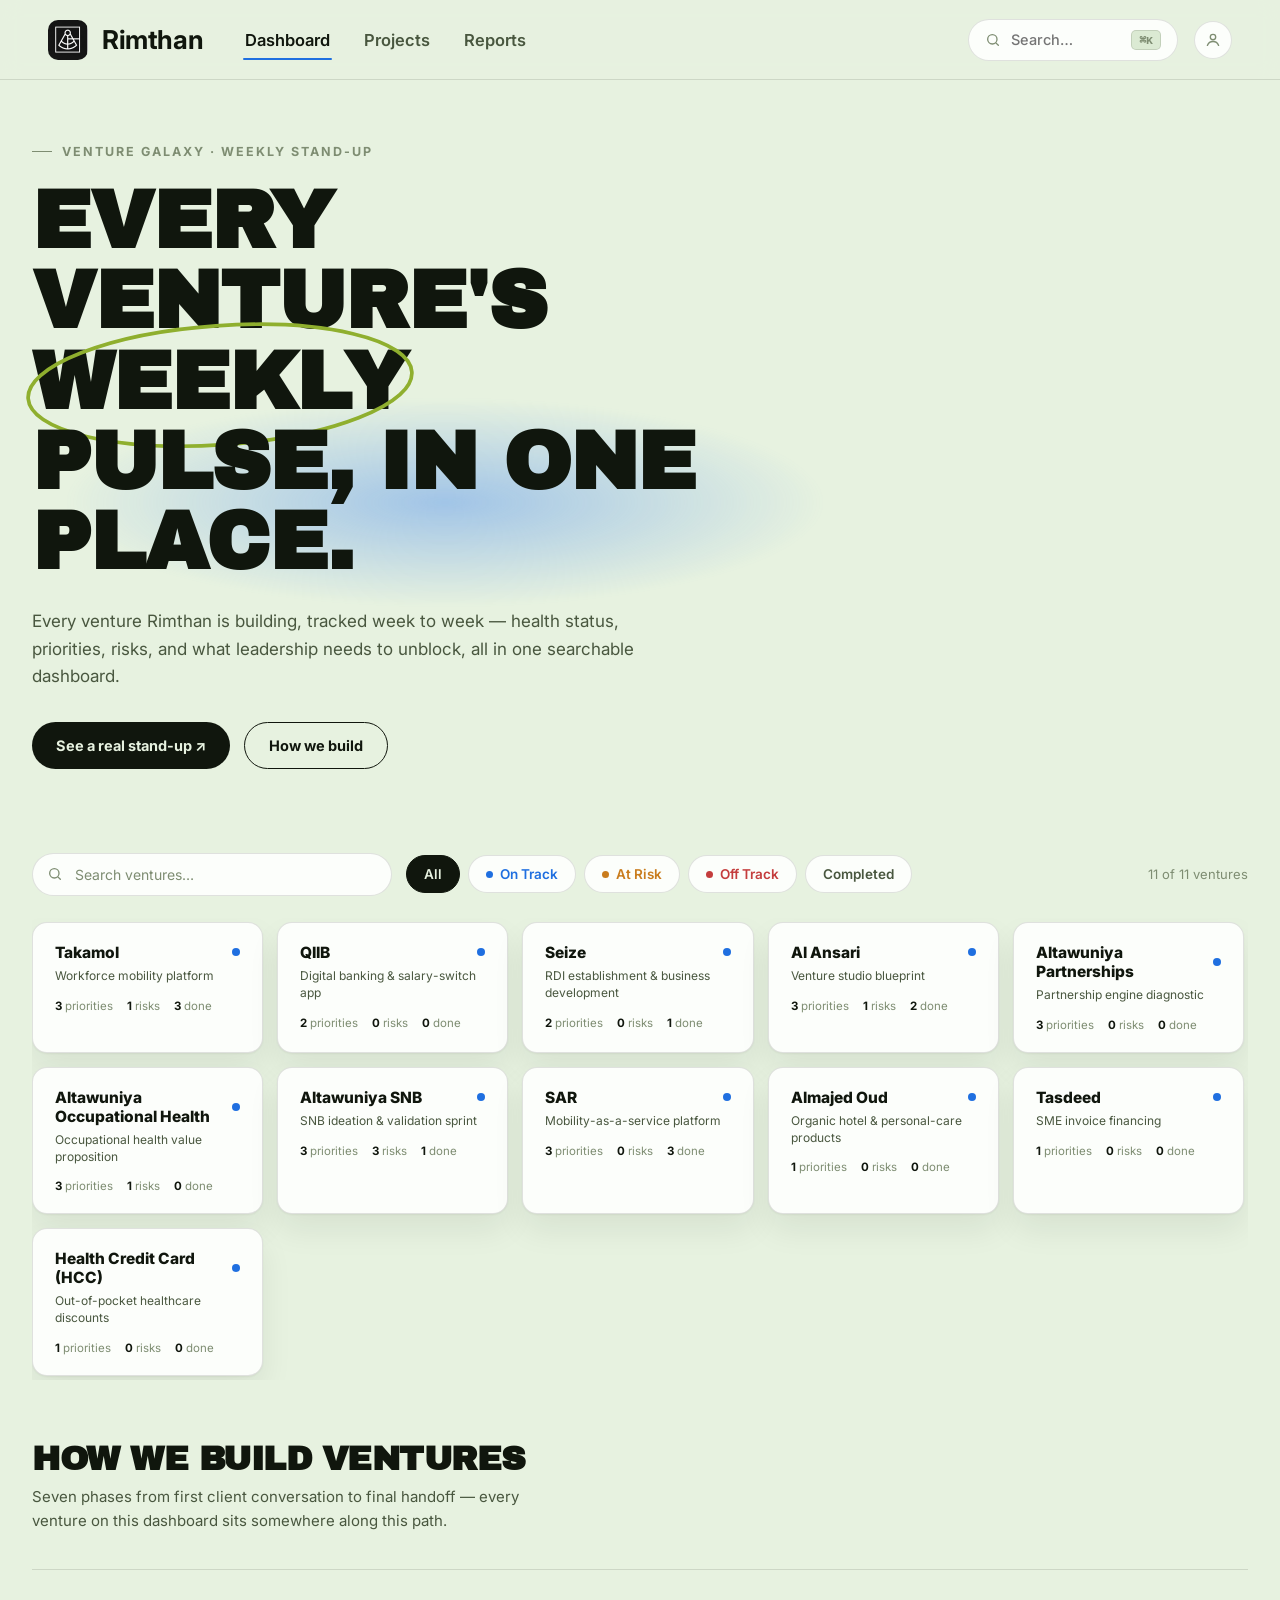
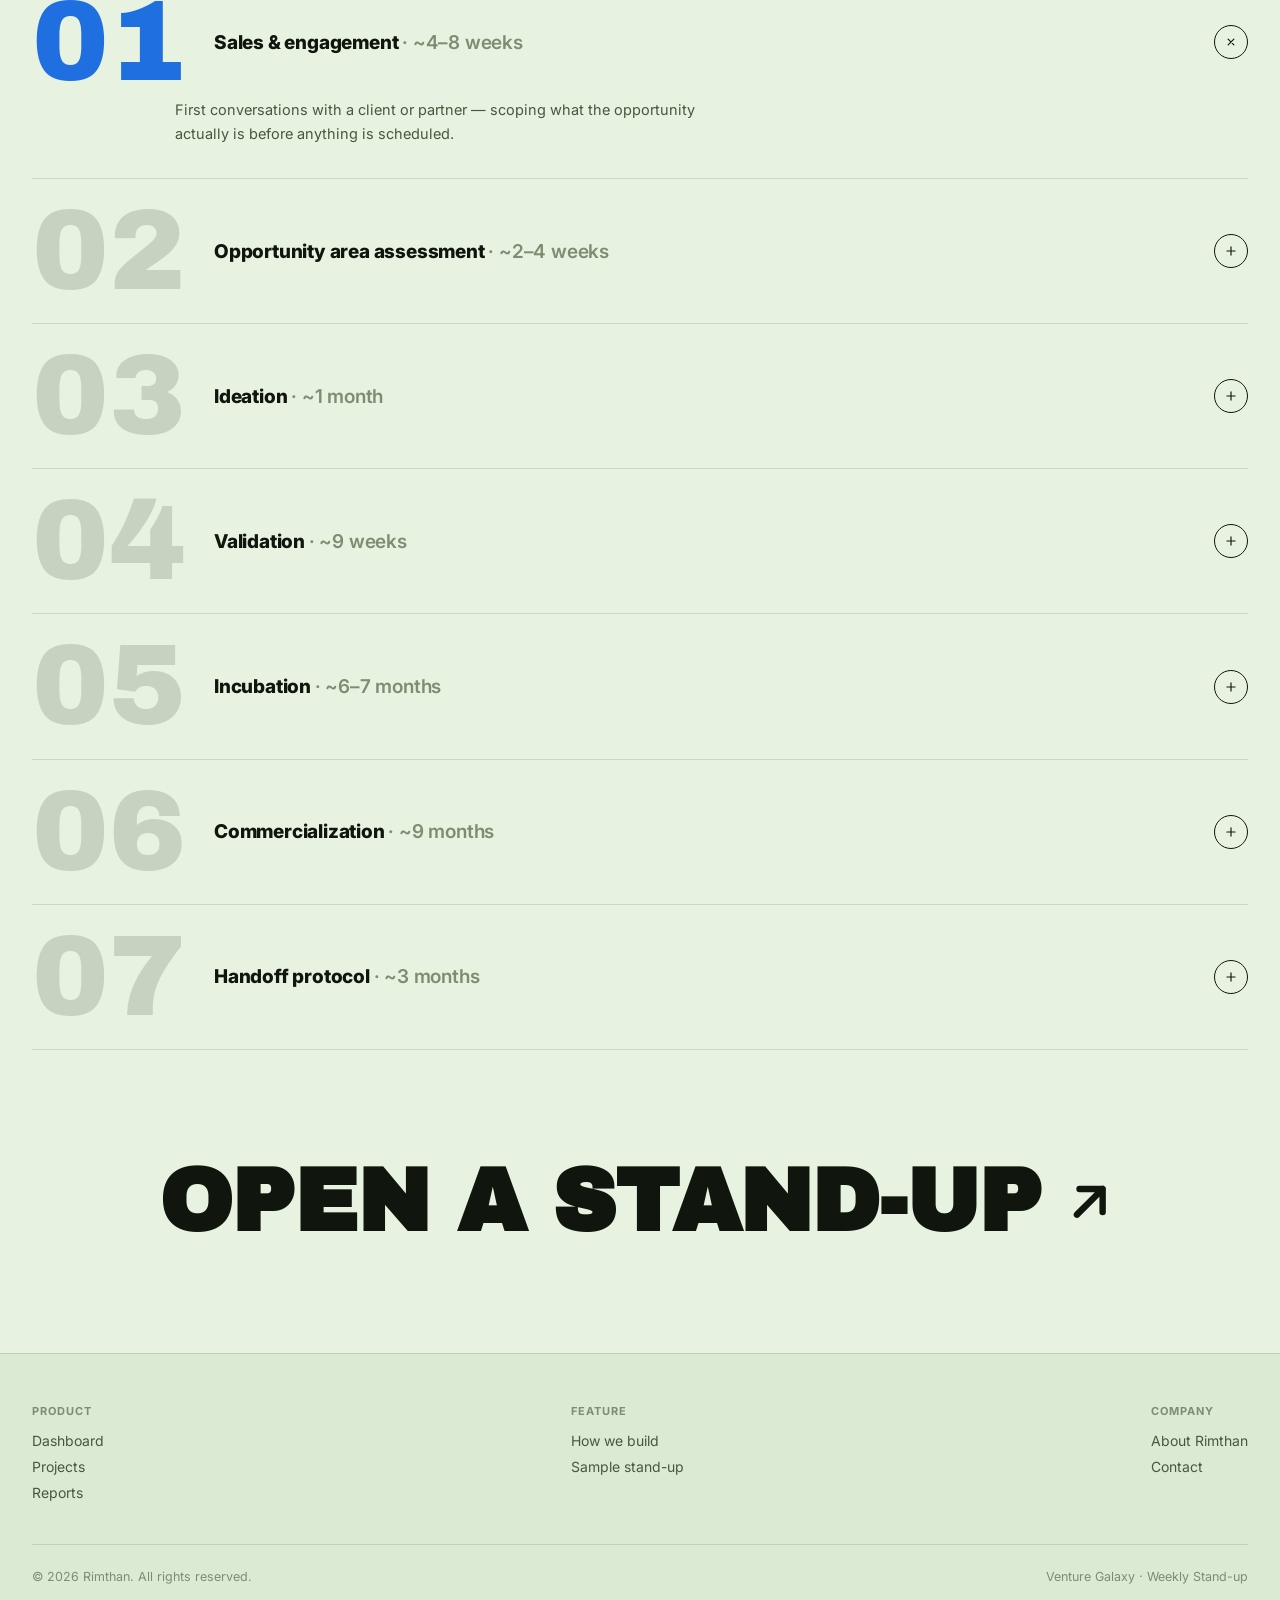
<file: index.html>
<!DOCTYPE html>
<html lang="en">
<head>
<meta charset="UTF-8">
<meta name="viewport" content="width=device-width, initial-scale=1.0">
<title>Rimthan · Venture Galaxy</title>
<link rel="stylesheet" href="style.css">
<link rel="preconnect" href="https://fonts.googleapis.com">
<link href="https://fonts.googleapis.com/css2?family=Archivo+Black&family=Inter:wght@400;500;600;700;800&family=IBM+Plex+Mono:wght@400;500&display=swap" rel="stylesheet">
</head>
<body class="map-page">

  <!-- ================= HEADER ================= -->
  <header class="header">
    <a href="index.html" class="brand">
      <span class="brand-mark"></span>
      <span class="brand-word">Rimthan</span>
    </a>
    <nav>
      <a href="index.html" class="active">Dashboard</a>
      <a href="#">Projects</a>
      <a href="#">Reports</a>
    </nav>
    <div class="header-right">
      <div class="search-pill">
        <svg viewBox="0 0 24 24" fill="none" xmlns="http://www.w3.org/2000/svg"><circle cx="11" cy="11" r="7" stroke-width="2"/><path d="M20 20L16.65 16.65" stroke-width="2" stroke-linecap="round"/></svg>
        <input type="text" id="headerSearch" placeholder="Search…" autocomplete="off" style="border:none;outline:none;background:transparent;font:inherit;color:var(--ink);width:110px;">
        <kbd>⌘K</kbd>
      </div>
      <div class="profile">
        <svg viewBox="0 0 24 24" fill="none" xmlns="http://www.w3.org/2000/svg"><circle cx="12" cy="8" r="3.6" stroke-width="1.8"/><path d="M4.5 19.2C5.8 15.9 8.6 14 12 14C15.4 14 18.2 15.9 19.5 19.2" stroke-width="1.8" stroke-linecap="round"/></svg>
      </div>
    </div>
  </header>

  <main>
    <!-- ================= POSTER HERO ================= -->
    <section class="poster-hero">
      <div class="poster-eyebrow">Venture Galaxy · Weekly Stand-up</div>
      <h1>
        EVERY VENTURE'S <span class="word-wrap">WEEKLY<svg class="scribble-circle" viewBox="0 0 320 110" style="left:-6%;top:-30%;width:112%;height:170%;"><ellipse cx="160" cy="55" rx="155" ry="48" transform="rotate(-4 160 55)"/></svg></span>
        <span class="glow-word">PULSE, IN ONE PLACE.</span>
      </h1>
      <p class="lede">Every venture Rimthan is building, tracked week to week — health status, priorities, risks, and what leadership needs to unblock, all in one searchable dashboard.</p>
      <div class="btn-row">
        <a class="btn-dark" href="project.html?venture=takamol">See a real stand-up ↗</a>
        <a class="btn-line" href="#delivery-framework">How we build</a>
      </div>
    </section>

    <!-- ================= SEARCHABLE / FILTERABLE VENTURE GRID ================= -->
    <div class="toolbar">
      <div class="search-input-wrap">
        <svg viewBox="0 0 24 24" fill="none" xmlns="http://www.w3.org/2000/svg"><circle cx="11" cy="11" r="7" stroke-width="2"/><path d="M20 20L16.65 16.65" stroke-width="2" stroke-linecap="round"/></svg>
        <input type="text" class="search-input" id="ventureSearch" placeholder="Search ventures…">
      </div>
      <div class="filter-pills" id="healthFilters"><!-- filled by map.js --></div>
      <div class="result-count" id="resultCount"></div>
    </div>
    <div class="venture-grid" id="ventureGrid"><!-- filled by map.js --></div>

    <!-- ================= HOW WE BUILD VENTURES: NUMBERED ACCORDION ================= -->
    <section id="delivery-framework">
      <h2 class="section-heading">How we build ventures</h2>
      <p class="section-sub">Seven phases from first client conversation to final handoff — every venture on this dashboard sits somewhere along this path.</p>

      <div class="accordion" id="accordion">
        <div class="acc-row open" data-row="1">
          <div class="acc-row-top">
            <span class="acc-num display">01</span>
            <span class="acc-title">Sales &amp; engagement <span style="font-weight:600;color:var(--ink-faint);">· ~4–8 weeks</span></span>
            <span class="acc-toggle"><svg viewBox="0 0 24 24" fill="none" xmlns="http://www.w3.org/2000/svg"><path d="M12 5V19M5 12H19" stroke-width="2" stroke-linecap="round"/></svg></span>
          </div>
          <div class="acc-body"><p>First conversations with a client or partner — scoping what the opportunity actually is before anything is scheduled.</p></div>
        </div>
        <div class="acc-row" data-row="2">
          <div class="acc-row-top">
            <span class="acc-num display">02</span>
            <span class="acc-title">Opportunity area assessment <span style="font-weight:600;color:var(--ink-faint);">· ~2–4 weeks</span></span>
            <span class="acc-toggle"><svg viewBox="0 0 24 24" fill="none" xmlns="http://www.w3.org/2000/svg"><path d="M12 5V19M5 12H19" stroke-width="2" stroke-linecap="round"/></svg></span>
          </div>
          <div class="acc-body"><p>Sizing up where the real leverage is, so effort goes toward the venture worth building — not just the first idea raised.</p></div>
        </div>
        <div class="acc-row" data-row="3">
          <div class="acc-row-top">
            <span class="acc-num display">03</span>
            <span class="acc-title">Ideation <span style="font-weight:600;color:var(--ink-faint);">· ~1 month</span></span>
            <span class="acc-toggle"><svg viewBox="0 0 24 24" fill="none" xmlns="http://www.w3.org/2000/svg"><path d="M12 5V19M5 12H19" stroke-width="2" stroke-linecap="round"/></svg></span>
          </div>
          <div class="acc-body"><p>Generating concrete venture concepts against the opportunity, and screening out the ones that don't hold up.</p></div>
        </div>
        <div class="acc-row" data-row="4">
          <div class="acc-row-top">
            <span class="acc-num display">04</span>
            <span class="acc-title">Validation <span style="font-weight:600;color:var(--ink-faint);">· ~9 weeks</span></span>
            <span class="acc-toggle"><svg viewBox="0 0 24 24" fill="none" xmlns="http://www.w3.org/2000/svg"><path d="M12 5V19M5 12H19" stroke-width="2" stroke-linecap="round"/></svg></span>
          </div>
          <div class="acc-body"><p>Testing the concept against real users and early demand — the stage most of this week's ventures are sitting in right now.</p></div>
        </div>
        <div class="acc-row" data-row="5">
          <div class="acc-row-top">
            <span class="acc-num display">05</span>
            <span class="acc-title">Incubation <span style="font-weight:600;color:var(--ink-faint);">· ~6–7 months</span></span>
            <span class="acc-toggle"><svg viewBox="0 0 24 24" fill="none" xmlns="http://www.w3.org/2000/svg"><path d="M12 5V19M5 12H19" stroke-width="2" stroke-linecap="round"/></svg></span>
          </div>
          <div class="acc-body"><p>Building the MVP and proving the model works in practice, not just on paper.</p></div>
        </div>
        <div class="acc-row" data-row="6">
          <div class="acc-row-top">
            <span class="acc-num display">06</span>
            <span class="acc-title">Commercialization <span style="font-weight:600;color:var(--ink-faint);">· ~9 months</span></span>
            <span class="acc-toggle"><svg viewBox="0 0 24 24" fill="none" xmlns="http://www.w3.org/2000/svg"><path d="M12 5V19M5 12H19" stroke-width="2" stroke-linecap="round"/></svg></span>
          </div>
          <div class="acc-body"><p>Scaling go-to-market, sales, and revenue until the venture can stand on its own.</p></div>
        </div>
        <div class="acc-row" data-row="7">
          <div class="acc-row-top">
            <span class="acc-num display">07</span>
            <span class="acc-title">Handoff protocol <span style="font-weight:600;color:var(--ink-faint);">· ~3 months</span></span>
            <span class="acc-toggle"><svg viewBox="0 0 24 24" fill="none" xmlns="http://www.w3.org/2000/svg"><path d="M12 5V19M5 12H19" stroke-width="2" stroke-linecap="round"/></svg></span>
          </div>
          <div class="acc-body"><p>Transferring ownership and day-to-day operation to the client or founding team — this is when a venture gets marked Completed.</p></div>
        </div>
      </div>
    </section>

    <!-- ================= BIG CTA BANNER ================= -->
    <section class="cta-banner">
      <div class="cta-banner-wrap">
        <a href="project.html?venture=takamol" class="btn-line" style="border:none;">
          <h2>
            OPEN A STAND-UP
            <svg viewBox="0 0 24 24" fill="none" xmlns="http://www.w3.org/2000/svg"><path d="M7 17L17 7M17 7H8M17 7V16" stroke-width="2.5" stroke-linecap="round" stroke-linejoin="round"/></svg>
          </h2>
        </a>
      </div>
    </section>
  </main>

  <!-- ================= FOOTER ================= -->
  <footer class="site-footer">
    <div class="footer-inner">
      <div class="footer-col">
        <h5>Product</h5>
        <a href="index.html">Dashboard</a>
        <a href="#">Projects</a>
        <a href="#">Reports</a>
      </div>
      <div class="footer-col">
        <h5>Feature</h5>
        <a href="#delivery-framework">How we build</a>
        <a href="project.html?venture=takamol">Sample stand-up</a>
      </div>
      <div class="footer-col">
        <h5>Company</h5>
        <a href="#">About Rimthan</a>
        <a href="#">Contact</a>
      </div>
    </div>
    <div class="footer-bottom">
      <span>© 2026 Rimthan. All rights reserved.</span>
      <span>Venture Galaxy · Weekly Stand-up</span>
    </div>
  </footer>

  <script src="data.js"></script>
  <script src="map.js"></script>
</body>
</html>
</file>
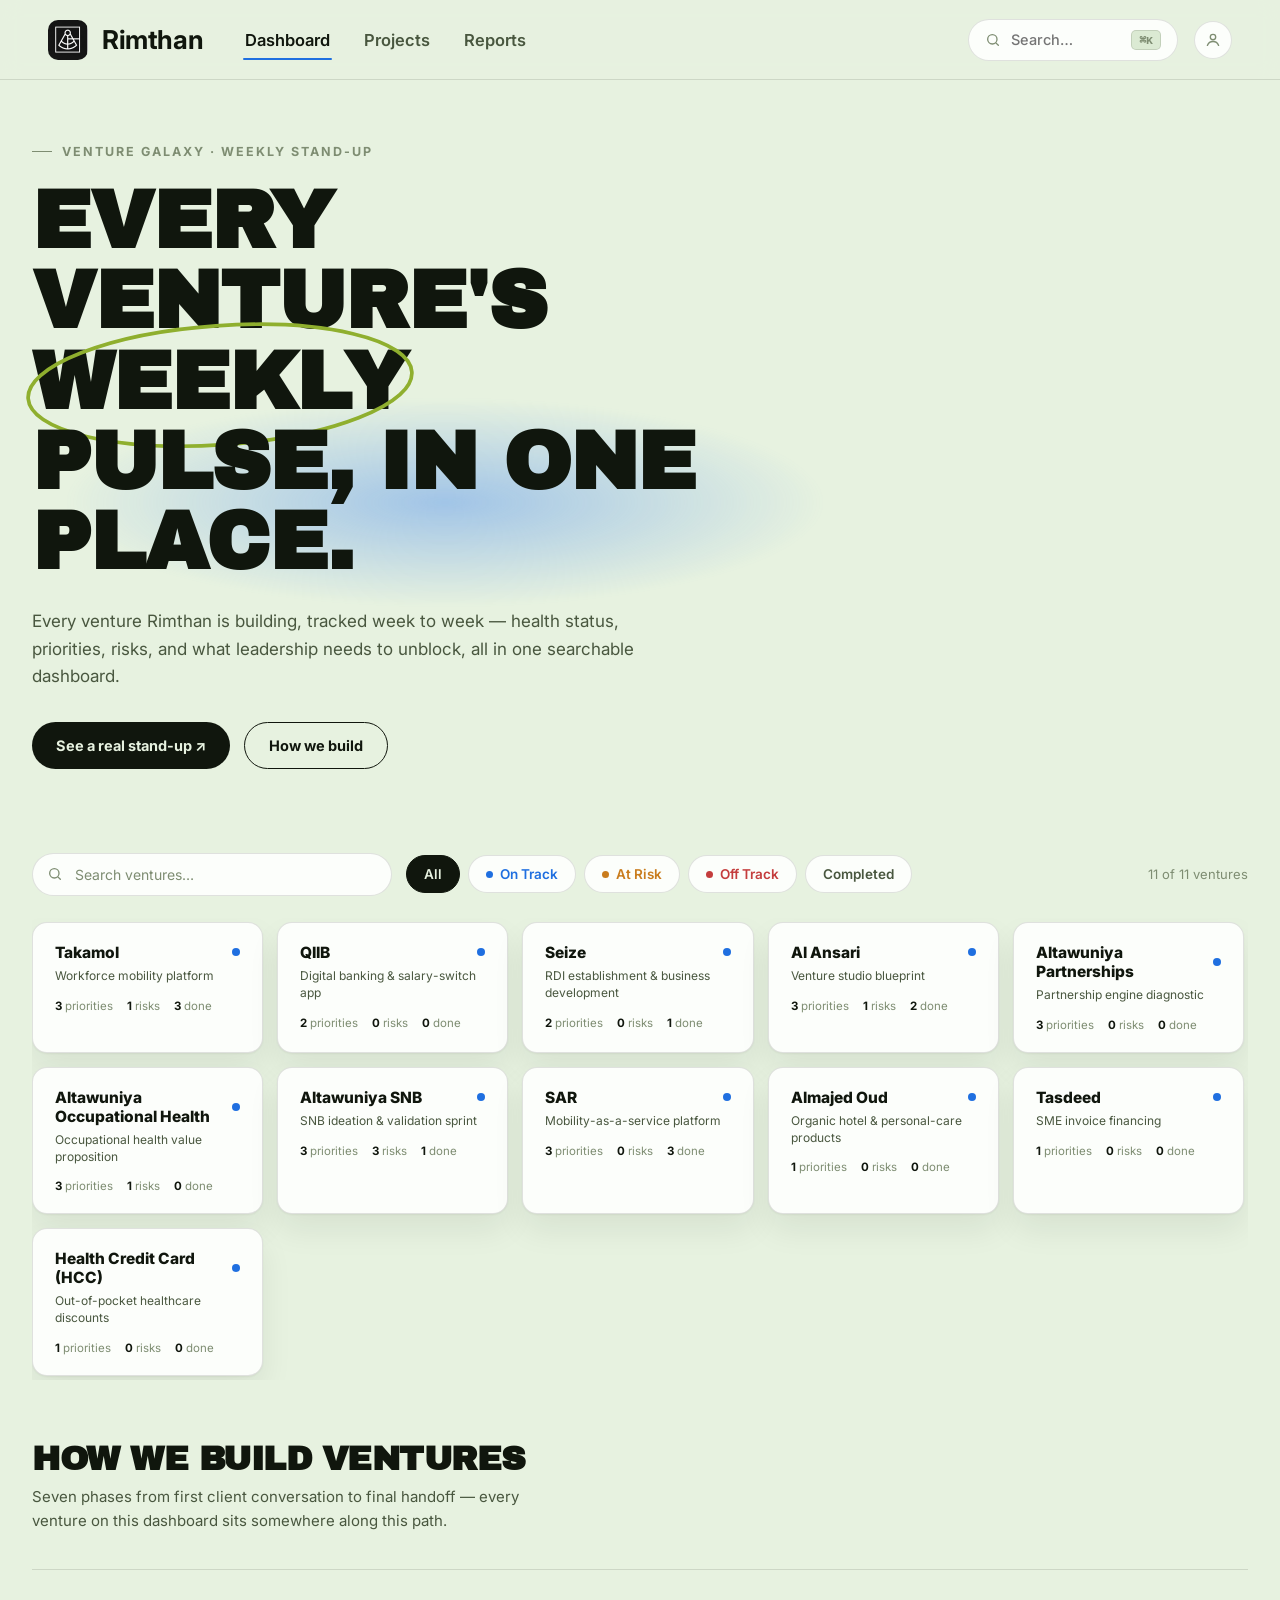
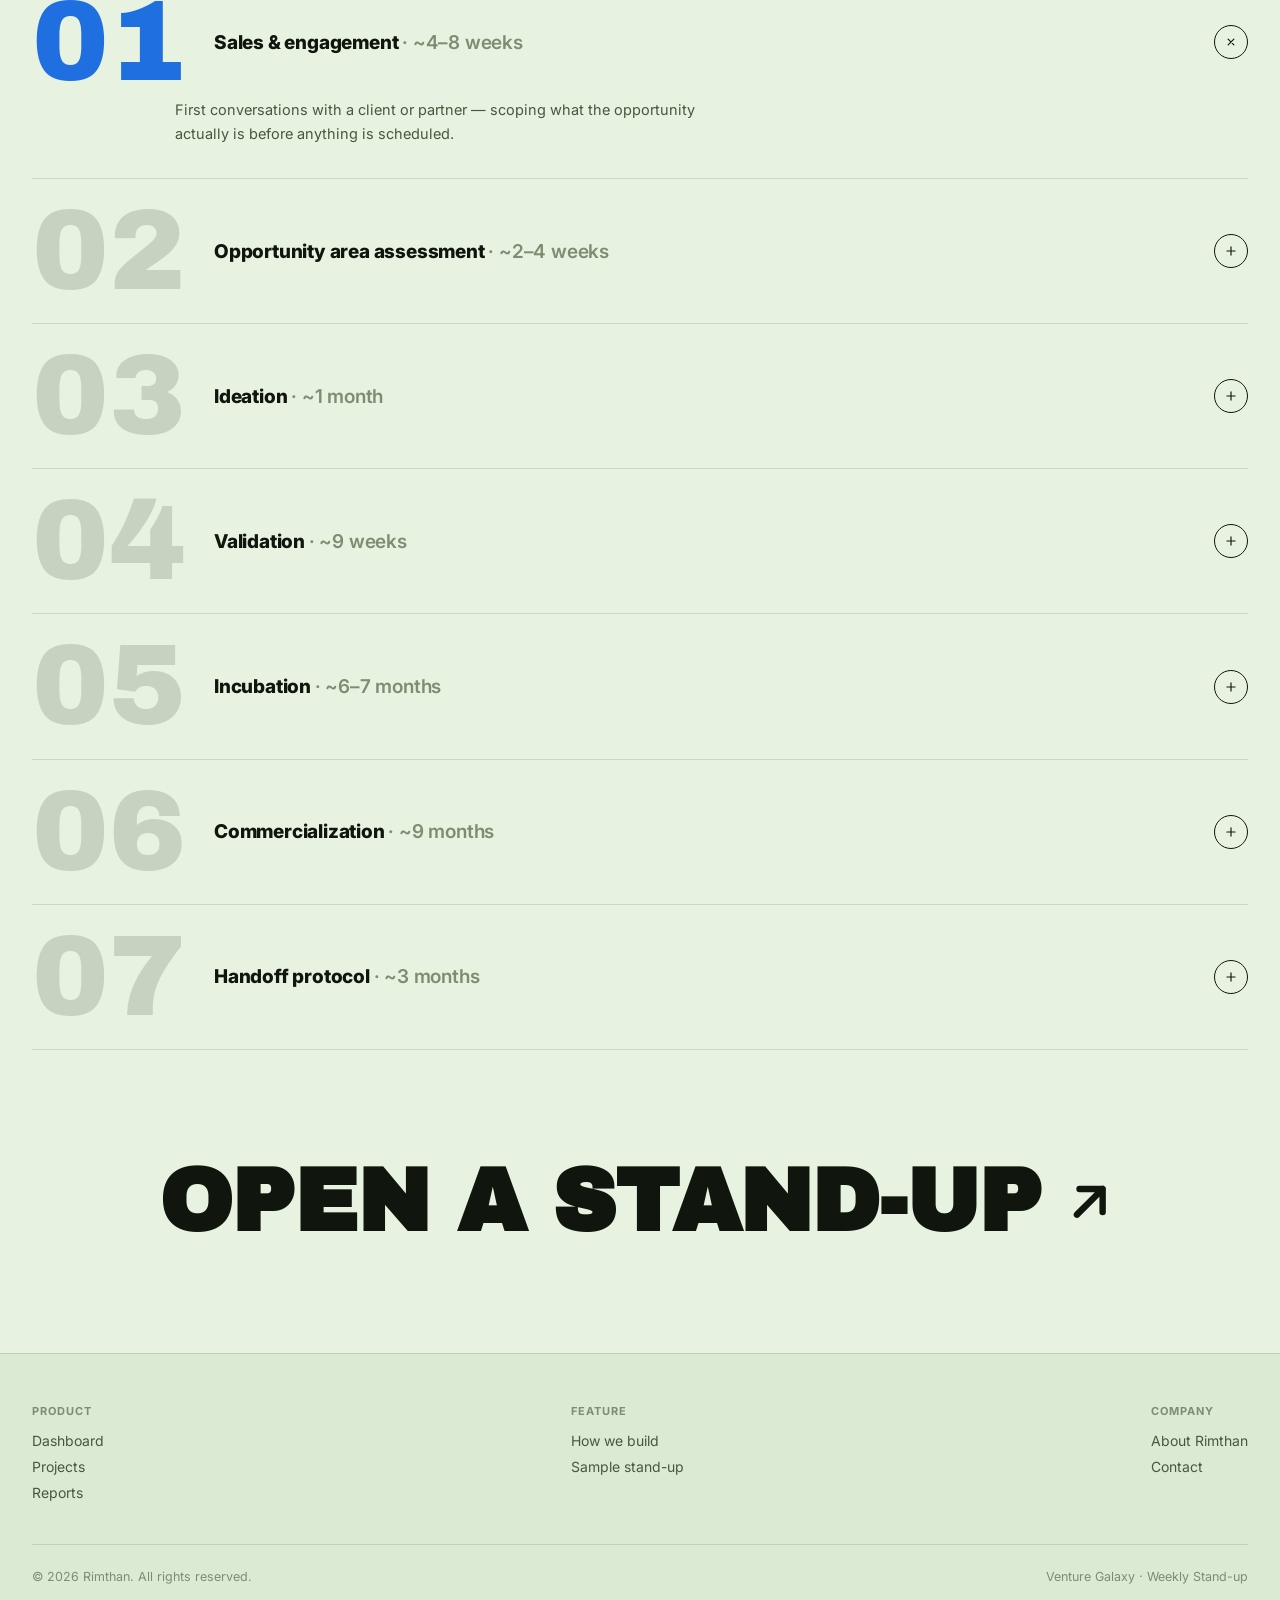
<file: index_standalone.html>
<!DOCTYPE html>
<html lang="en">
<head>
<meta charset="UTF-8">
<meta name="viewport" content="width=device-width, initial-scale=1.0">
<title>Rimthan · Venture Galaxy</title>
<style>
/* =====================================================================
   RIMTHAN VENTURE GALAXY — DESIGN TOKENS (v3: editorial / light green)
   Bold poster typography, hand-drawn accents, giant numbered accordion,
   light green field. Health-status colors are kept deliberately
   distinct from the background green so status never gets lost in it.
   ===================================================================== */
:root{
  /* --- surfaces --- */
  --bg:       #E7F2E0;
  --bg-deep:  #DBEAD3;
  --card:     #FCFEFB;
  --hairline: rgba(16,22,13,0.12);

  /* --- text --- */
  --ink:      #10160D;
  --ink-soft: #49573F;
  --ink-faint:#7E8D72;

  /* --- brand accents --- */
  --lime:     #C8E24E;
  --lime-deep:#8FAF2E;
  --glow-blue:#4C8DF0;
  --glow-cyan:#57D3DE;

  /* --- health status: intentionally NOT green-on-green --- */
  --on-track:  #1F6FE0;
  --at-risk:   #C97C1D;
  --off-track: #C43D3D;

  /* --- shape --- */
  --radius-xl: 32px;
  --radius-lg: 22px;
  --radius-md: 15px;
  --radius-sm: 9px;
  --shadow-card: 0 1px 2px rgba(16,22,13,0.05), 0 16px 32px rgba(16,22,13,0.07);
}

*{margin:0;padding:0;box-sizing:border-box;}
html{scroll-behavior:smooth;}
body{
  font-family:'Inter',sans-serif;
  background:var(--bg);
  color:var(--ink);
  min-height:100vh;
}
a{color:inherit;}
ul{list-style:none;}
::-webkit-scrollbar{width:8px;}
::-webkit-scrollbar-thumb{background:#C3D4BA;border-radius:20px;}
::-webkit-scrollbar-track{background:transparent;}
@media (prefers-reduced-motion: reduce){
  *{animation-duration:0.001ms !important; animation-iteration-count:1 !important; transition-duration:0.001ms !important;}
}

.display{font-family:'Archivo Black',sans-serif;}

/* =====================================================================
   HEADER
   ===================================================================== */
.header{
  position:sticky;
  top:0; left:0; width:100%;
  height:80px;
  display:flex;
  align-items:center;
  gap:40px;
  padding:0 48px;
  background:rgba(231,242,224,0.86);
  backdrop-filter:blur(10px);
  -webkit-backdrop-filter:blur(10px);
  border-bottom:1px solid var(--hairline);
  z-index:999;
}
.brand{display:flex;align-items:center;gap:14px;text-decoration:none;}
.brand-mark{
  width:40px;height:40px;border-radius:10px;
  overflow:hidden;flex-shrink:0;
  background-image:url('[data-uri]');
  background-size:auto 100%;
  background-position:left center;
  background-repeat:no-repeat;
  background-color:#0D1210;
}
.brand-word{font-weight:700;font-size:26px;letter-spacing:-0.4px;color:var(--ink);}

.header nav{display:flex;align-items:center;gap:30px;}
.header nav a{
  text-decoration:none;color:var(--ink-soft);font-size:16.5px;font-weight:600;
  padding:10px 2px;position:relative;transition:color .2s ease;
}
.header nav a:hover{color:var(--ink);}
.header nav a.active{color:var(--ink);}
.header nav a.active::after{
  content:"";position:absolute;left:0;right:0;bottom:0;height:2px;border-radius:2px;
  background:var(--on-track);
}

.header-right{margin-left:auto;display:flex;align-items:center;gap:16px;}
.search-pill{
  display:flex;align-items:center;gap:10px;padding:10px 16px;border-radius:999px;
  border:1px solid var(--hairline);color:var(--ink-soft);font-size:14.5px;font-weight:500;cursor:default;
  background:var(--card);
}
.search-pill svg{width:16px;height:16px;flex-shrink:0;stroke:var(--ink-faint);}
.search-pill kbd{
  font-size:11.5px;font-weight:600;padding:2px 7px;border-radius:5px;
  background:var(--bg-deep);border:1px solid var(--hairline);color:var(--ink-faint);
}
.profile{
  width:38px;height:38px;border-radius:50%;background:var(--card);border:1px solid var(--hairline);
  display:flex;align-items:center;justify-content:center;color:var(--ink-faint);cursor:pointer;flex-shrink:0;
}
.profile svg{width:18px;height:18px;stroke:var(--ink-faint);}

/* =====================================================================
   POSTER HERO — bold headline, glow word, hand-drawn scribble circle
   ===================================================================== */
main{max-width:1280px;margin:0 auto;padding:0 32px;}
.poster-hero{padding:64px 0 40px;position:relative;}
.poster-eyebrow{
  display:flex;align-items:center;gap:10px;font-size:12.5px;font-weight:700;
  letter-spacing:2px;text-transform:uppercase;color:var(--ink-faint);margin-bottom:22px;
}
.poster-eyebrow::before{content:"";width:20px;height:1px;background:var(--ink-faint);}
.poster-hero h1{
  font-family:'Archivo Black',sans-serif;
  font-size:clamp(38px,6.4vw,84px);
  line-height:0.98;
  letter-spacing:-1px;
  text-transform:uppercase;
  max-width:15ch;
}
.poster-hero .word-wrap{position:relative;display:inline-block;}
.poster-hero .glow-word{position:relative;display:inline-block;}
.poster-hero .glow-word::before{
  content:"";position:absolute;left:-14%;right:-14%;top:-40%;bottom:-40%;
  background:radial-gradient(closest-side, rgba(76,141,240,0.45), transparent 72%);
  z-index:-1;filter:blur(2px);
}
.scribble-circle{
  position:absolute;pointer-events:none;
  stroke:var(--lime-deep);stroke-width:3;fill:none;
}
.poster-hero .lede{
  margin-top:26px;
  font-size:17px;color:var(--ink-soft);max-width:56ch;line-height:1.6;
}
.poster-hero .btn-row{display:flex;gap:14px;margin-top:32px;flex-wrap:wrap;}
.btn-dark{
  display:inline-flex;align-items:center;gap:10px;padding:14px 24px;border-radius:999px;
  background:var(--ink);color:var(--bg);font-weight:700;font-size:14.5px;text-decoration:none;transition:.2s;
}
.btn-dark:hover{transform:translateY(-1px);}
.btn-line{
  display:inline-flex;align-items:center;gap:10px;padding:14px 24px;border-radius:999px;
  border:1.5px solid var(--ink);color:var(--ink);font-weight:700;font-size:14.5px;text-decoration:none;transition:.2s;
}
.btn-line:hover{background:rgba(16,22,13,0.05);}

/* =====================================================================
   TOOLBAR + VENTURE GRID (scales to any number of ventures)
   ===================================================================== */
.toolbar{display:flex;align-items:center;gap:14px;flex-wrap:wrap;margin:44px 0 22px;}
.search-input-wrap{position:relative;flex:1;min-width:220px;max-width:360px;}
.search-input-wrap svg{position:absolute;left:15px;top:50%;transform:translateY(-50%);width:16px;height:16px;stroke:var(--ink-faint);pointer-events:none;}
.search-input{
  width:100%;padding:12px 16px 12px 42px;border-radius:999px;
  border:1px solid var(--hairline);background:var(--card);color:var(--ink);
  font-size:14px;font-family:inherit;outline:none;transition:.2s;
}
.search-input::placeholder{color:var(--ink-faint);}
.search-input:focus{border-color:var(--on-track);}

.filter-pills{display:flex;gap:8px;flex-wrap:wrap;}
.filter-pill{
  padding:10px 17px;border-radius:999px;border:1px solid var(--hairline);background:var(--card);
  color:var(--ink-soft);font-size:13.5px;font-weight:600;font-family:inherit;cursor:pointer;transition:.2s;
  display:flex;align-items:center;gap:7px;
}
.filter-pill .dot{width:7px;height:7px;border-radius:50%;background:currentColor;}
.filter-pill:hover{border-color:var(--ink-faint);}
.filter-pill.active{background:var(--ink);color:var(--bg);border-color:var(--ink);}

.result-count{font-size:13px;color:var(--ink-faint);margin-left:auto;}

.venture-grid{
  display:grid;grid-template-columns:repeat(auto-fill, minmax(230px, 1fr));gap:14px;
  max-height:560px;overflow-y:auto;padding:4px 4px 4px 0;
  margin-bottom:60px;
}
.venture-card{
  display:block;text-decoration:none;padding:20px 22px;border-radius:var(--radius-md);
  background:var(--card);border:1px solid var(--hairline);box-shadow:var(--shadow-card);transition:.2s;
}
.venture-card:hover{transform:translateY(-2px);border-color:var(--ink-faint);}
.venture-card.archived{opacity:0.72;}
.venture-card.archived:hover{opacity:1;}
.vc-completed-badge{
  font-size:10px;font-weight:700;letter-spacing:0.3px;color:var(--ink-faint);
  white-space:nowrap;flex-shrink:0;
}
.venture-card .vc-top{display:flex;align-items:center;justify-content:space-between;gap:10px;margin-bottom:6px;}
.venture-card .vc-name{font-size:15.5px;font-weight:800;color:var(--ink);}
.venture-card .vc-health-dot{width:8px;height:8px;border-radius:50%;background:currentColor;flex-shrink:0;}
.venture-card .vc-tagline{font-size:12px;color:var(--ink-soft);margin-bottom:14px;line-height:1.4;}
.venture-card .vc-stats{display:flex;gap:14px;font-size:11.5px;color:var(--ink-faint);}
.venture-card .vc-stats b{color:var(--ink);font-weight:700;}
.no-results{color:var(--ink-faint);font-size:14px;padding:30px 4px;grid-column:1 / -1;text-align:center;}



/* =====================================================================
   NUMBERED ACCORDION — "How we build ventures"
   ===================================================================== */
.section-heading{
  font-family:'Archivo Black',sans-serif;
  font-size:clamp(24px,3vw,34px);
  text-transform:uppercase;
  letter-spacing:-0.5px;
  margin-bottom:8px;
}
.section-sub{color:var(--ink-soft);font-size:15px;max-width:60ch;margin-bottom:36px;line-height:1.6;}

.accordion{border-top:1px solid var(--hairline);}
.acc-row{border-bottom:1px solid var(--hairline);padding:26px 0;cursor:pointer;}
.acc-row-top{display:grid;grid-template-columns:auto 1fr auto;align-items:center;gap:28px;}
.acc-num{
  font-family:'Archivo Black',sans-serif;
  font-size:clamp(56px,9vw,120px);
  line-height:0.8;
  color:var(--ink);
  opacity:0.14;
  transition:opacity .25s ease;
  user-select:none;
}
.acc-row.open .acc-num{opacity:1;color:var(--on-track);}
.acc-title{font-size:19px;font-weight:800;letter-spacing:-0.2px;}
.acc-toggle{
  width:34px;height:34px;border-radius:50%;border:1.5px solid var(--ink);
  display:flex;align-items:center;justify-content:center;flex-shrink:0;transition:.2s;
}
.acc-toggle svg{width:14px;height:14px;stroke:var(--ink);transition:transform .25s ease;}
.acc-row.open .acc-toggle svg{transform:rotate(45deg);}
.acc-body{
  max-height:0;overflow:hidden;transition:max-height .3s ease;
  padding-left:calc(clamp(56px,9vw,120px) + 28px);
}
.acc-row.open .acc-body{max-height:220px;}
.acc-body p{color:var(--ink-soft);font-size:14.5px;line-height:1.65;max-width:60ch;padding-top:10px;padding-bottom:6px;}

/* =====================================================================
   BIG CTA BANNER
   ===================================================================== */
.cta-banner{
  padding:90px 0 70px;text-align:center;position:relative;
}
.cta-banner h2{
  font-family:'Archivo Black',sans-serif;
  font-size:clamp(40px,7vw,88px);
  text-transform:uppercase;
  letter-spacing:-1px;
  display:inline-flex;align-items:center;gap:18px;
}
.cta-banner h2 svg{width:0.7em;height:0.7em;stroke:var(--ink);flex-shrink:0;}
.cta-banner-wrap{position:relative;display:inline-block;}

/* =====================================================================
   FOOTER
   ===================================================================== */
.site-footer{
  background:var(--bg-deep);
  border-top:1px solid var(--hairline);
  padding:50px 32px 34px;
  margin-top:20px;
}
.footer-inner{max-width:1280px;margin:0 auto;display:flex;justify-content:space-between;gap:32px;flex-wrap:wrap;}
.footer-col h5{font-size:11px;letter-spacing:1px;text-transform:uppercase;color:var(--ink-faint);margin-bottom:14px;}
.footer-col a{display:block;font-size:14px;color:var(--ink-soft);text-decoration:none;margin-bottom:9px;}
.footer-col a:hover{color:var(--ink);}
.footer-bottom{
  max-width:1280px;margin:34px auto 0;padding-top:24px;border-top:1px solid var(--hairline);
  display:flex;justify-content:space-between;gap:16px;flex-wrap:wrap;
  font-size:12.5px;color:var(--ink-faint);
}

/* =====================================================================
   PAGE 2 — PROJECT / VENTURE WEEKLY STAND-UP
   ===================================================================== */
.section-label{
  font-size:12px;font-weight:700;letter-spacing:1.6px;text-transform:uppercase;
  color:var(--ink-faint);margin:36px 0 14px;
}
.section-label:first-child{margin-top:0;}
.breadcrumb{font-size:13px;color:var(--ink-faint);display:flex;align-items:center;gap:8px;margin:32px 0 0;}
.breadcrumb a{text-decoration:none;color:var(--ink-soft);font-weight:600;}
.breadcrumb a:hover{color:var(--ink);}

.venture-strip{
  display:flex;flex-wrap:wrap;align-items:center;gap:34px;padding:24px 30px;border-radius:var(--radius-lg);
  background:var(--card);border:1px solid var(--hairline);box-shadow:var(--shadow-card);margin:24px 0 28px;
}
.strip-item{display:flex;flex-direction:column;gap:3px;}
.strip-item .k{font-size:11px;font-weight:700;letter-spacing:0.6px;text-transform:uppercase;color:var(--ink-faint);}
.strip-item .v{font-size:15.5px;font-weight:700;color:var(--ink);}
.strip-item .v.health{display:flex;align-items:center;gap:8px;}
.strip-logo{margin-left:auto;font-family:'Archivo Black',sans-serif;font-size:15px;color:var(--ink-soft);text-transform:uppercase;}

.card-grid{display:grid;grid-template-columns:1fr 1fr;gap:20px;margin-bottom:20px;}
.card{background:var(--card);border:1px solid var(--hairline);border-radius:var(--radius-lg);padding:26px 28px;box-shadow:var(--shadow-card);}
.card-full{grid-column:1 / -1;}
.card-head{display:flex;align-items:flex-start;justify-content:space-between;gap:14px;margin-bottom:18px;}
.card-head h3{font-size:16.5px;font-weight:800;margin-bottom:3px;}
.card-head small{font-size:11px;font-weight:700;letter-spacing:0.5px;text-transform:uppercase;color:var(--ink-faint);}

.meter{position:relative;width:60px;height:60px;flex-shrink:0;}
.meter svg{transform:rotate(-90deg);width:100%;height:100%;}
.meter circle{fill:none;stroke-width:6;}
.meter .track{stroke:var(--hairline);}
.meter .value{stroke:var(--on-track);stroke-linecap:round;transition:stroke-dashoffset 1s ease;}
.meter-label{position:absolute;inset:0;display:flex;align-items:center;justify-content:center;font-size:13px;font-weight:800;}

.bullet-list{margin-bottom:16px;}
.bullet-list li{position:relative;padding-left:18px;font-size:14px;color:var(--ink-soft);line-height:1.6;margin-bottom:8px;}
.bullet-list li::before{content:"";position:absolute;left:0;top:8px;width:6px;height:6px;border-radius:50%;background:var(--on-track);}
.bullet-list li strong{color:var(--ink);}

.next-step{
  display:inline-flex;align-items:center;gap:8px;padding:9px 16px;border-radius:999px;
  background:#E9F1FB;border:1px solid #C9DDF5;color:#1E4E9E;font-size:13px;font-weight:700;text-decoration:none;
}
.next-step::after{content:"→";}

.risk-card{border-left:3px solid var(--at-risk);margin-bottom:16px;}
.risk-card:last-child{margin-bottom:0;}
.risk-head{display:flex;align-items:center;gap:10px;margin-bottom:10px;flex-wrap:wrap;}
.led{width:9px;height:9px;border-radius:50%;background:currentColor;}
.risk-card h4{font-size:15px;font-weight:800;}
.risk-card p{color:var(--ink-soft);font-size:13.5px;line-height:1.6;}
.severity-tag{font-size:11px;font-weight:700;padding:3px 10px;border-radius:999px;background:#FBF0DC;color:#95611A;border:1px solid #F0DCB3;}

.support-card{border-left:3px solid var(--on-track);margin-bottom:16px;}
.support-card:last-child{margin-bottom:0;}
.support-row{display:flex;align-items:center;justify-content:space-between;gap:20px;flex-wrap:wrap;}
.support-row p{color:var(--ink-soft);font-size:13.5px;line-height:1.6;max-width:60ch;}
.support-row p strong{color:var(--ink);}
.support-btn{padding:11px 18px;border-radius:999px;background:var(--ink);color:var(--bg);font-weight:700;font-size:13px;border:none;cursor:pointer;white-space:nowrap;transition:.2s;}
.support-btn:hover{opacity:0.85;}

.empty-list{color:var(--ink-faint);font-size:13.5px;font-style:italic;}

.timeline-wrap{padding:30px 6px 6px;}
.tl-tag{font-size:11px;font-weight:700;letter-spacing:0.5px;text-transform:uppercase;color:var(--ink-faint);margin-bottom:20px;display:block;}
.timeline-track{position:relative;height:2px;margin:0 30px;background:var(--hairline);}
.timeline-points{display:flex;justify-content:space-between;margin:0 30px;position:relative;top:-13px;}
.tl-point{display:flex;flex-direction:column;align-items:center;width:120px;text-align:center;}
.tl-dot{width:14px;height:14px;border-radius:50%;border:2px solid var(--on-track);background:var(--on-track);margin-bottom:12px;}
.tl-point.pending .tl-dot{background:var(--card);border-color:var(--ink-faint);}
.tl-point span{font-size:12.5px;color:var(--ink-soft);line-height:1.4;}
.tl-point.pending span{color:var(--ink-faint);}

.empty-state{text-align:center;padding:64px 30px;}
.empty-state h3{font-size:19px;font-weight:800;margin-bottom:10px;}
.empty-state p{color:var(--ink-soft);font-size:14px;}

/* =====================================================================
   RESPONSIVE
   ===================================================================== */
@media (max-width:960px){
  .header nav{display:none;}
  .card-grid{grid-template-columns:1fr;}
  .timeline-track,.timeline-points{margin:0 10px;}
  .tl-point{width:auto;flex:1;}
  .acc-row-top{grid-template-columns:auto 1fr auto;gap:14px;}
  .acc-body{padding-left:0;}
}
@media (max-width:640px){
  .header{padding:0 20px;}
  main{padding:0 18px;}
  .venture-strip{gap:20px;}
  .strip-logo{margin-left:0;}
  .support-row{flex-direction:column;align-items:flex-start;}
  .footer-inner{flex-direction:column;gap:24px;}
}

</style>
<link rel="preconnect" href="https://fonts.googleapis.com">
<link href="https://fonts.googleapis.com/css2?family=Archivo+Black&family=Inter:wght@400;500;600;700;800&family=IBM+Plex+Mono:wght@400;500&display=swap" rel="stylesheet">
</head>
<body class="map-page">

  <!-- ================= HEADER ================= -->
  <header class="header">
    <a href="index.html" class="brand">
      <span class="brand-mark"></span>
      <span class="brand-word">Rimthan</span>
    </a>
    <nav>
      <a href="index.html" class="active">Dashboard</a>
      <a href="#">Projects</a>
      <a href="#">Reports</a>
    </nav>
    <div class="header-right">
      <div class="search-pill">
        <svg viewBox="0 0 24 24" fill="none" xmlns="http://www.w3.org/2000/svg"><circle cx="11" cy="11" r="7" stroke-width="2"/><path d="M20 20L16.65 16.65" stroke-width="2" stroke-linecap="round"/></svg>
        <input type="text" id="headerSearch" placeholder="Search…" autocomplete="off" style="border:none;outline:none;background:transparent;font:inherit;color:var(--ink);width:110px;">
        <kbd>⌘K</kbd>
      </div>
      <div class="profile">
        <svg viewBox="0 0 24 24" fill="none" xmlns="http://www.w3.org/2000/svg"><circle cx="12" cy="8" r="3.6" stroke-width="1.8"/><path d="M4.5 19.2C5.8 15.9 8.6 14 12 14C15.4 14 18.2 15.9 19.5 19.2" stroke-width="1.8" stroke-linecap="round"/></svg>
      </div>
    </div>
  </header>

  <main>
    <!-- ================= POSTER HERO ================= -->
    <section class="poster-hero">
      <div class="poster-eyebrow">Venture Galaxy · Weekly Stand-up</div>
      <h1>
        EVERY VENTURE'S <span class="word-wrap">WEEKLY<svg class="scribble-circle" viewBox="0 0 320 110" style="left:-6%;top:-30%;width:112%;height:170%;"><ellipse cx="160" cy="55" rx="155" ry="48" transform="rotate(-4 160 55)"/></svg></span>
        <span class="glow-word">PULSE, IN ONE PLACE.</span>
      </h1>
      <p class="lede">Every venture Rimthan is building, tracked week to week — health status, priorities, risks, and what leadership needs to unblock, all in one searchable dashboard.</p>
      <div class="btn-row">
        <a class="btn-dark" href="project.html?venture=takamol">See a real stand-up ↗</a>
        <a class="btn-line" href="#delivery-framework">How we build</a>
      </div>
    </section>

    <!-- ================= SEARCHABLE / FILTERABLE VENTURE GRID ================= -->
    <div class="toolbar">
      <div class="search-input-wrap">
        <svg viewBox="0 0 24 24" fill="none" xmlns="http://www.w3.org/2000/svg"><circle cx="11" cy="11" r="7" stroke-width="2"/><path d="M20 20L16.65 16.65" stroke-width="2" stroke-linecap="round"/></svg>
        <input type="text" class="search-input" id="ventureSearch" placeholder="Search ventures…">
      </div>
      <div class="filter-pills" id="healthFilters"><!-- filled by map.js --></div>
      <div class="result-count" id="resultCount"></div>
    </div>
    <div class="venture-grid" id="ventureGrid"><!-- filled by map.js --></div>

    <!-- ================= HOW WE BUILD VENTURES: NUMBERED ACCORDION ================= -->
    <section id="delivery-framework">
      <h2 class="section-heading">How we build ventures</h2>
      <p class="section-sub">Seven phases from first client conversation to final handoff — every venture on this dashboard sits somewhere along this path.</p>

      <div class="accordion" id="accordion">
        <div class="acc-row open" data-row="1">
          <div class="acc-row-top">
            <span class="acc-num display">01</span>
            <span class="acc-title">Sales &amp; engagement <span style="font-weight:600;color:var(--ink-faint);">· ~4–8 weeks</span></span>
            <span class="acc-toggle"><svg viewBox="0 0 24 24" fill="none" xmlns="http://www.w3.org/2000/svg"><path d="M12 5V19M5 12H19" stroke-width="2" stroke-linecap="round"/></svg></span>
          </div>
          <div class="acc-body"><p>First conversations with a client or partner — scoping what the opportunity actually is before anything is scheduled.</p></div>
        </div>
        <div class="acc-row" data-row="2">
          <div class="acc-row-top">
            <span class="acc-num display">02</span>
            <span class="acc-title">Opportunity area assessment <span style="font-weight:600;color:var(--ink-faint);">· ~2–4 weeks</span></span>
            <span class="acc-toggle"><svg viewBox="0 0 24 24" fill="none" xmlns="http://www.w3.org/2000/svg"><path d="M12 5V19M5 12H19" stroke-width="2" stroke-linecap="round"/></svg></span>
          </div>
          <div class="acc-body"><p>Sizing up where the real leverage is, so effort goes toward the venture worth building — not just the first idea raised.</p></div>
        </div>
        <div class="acc-row" data-row="3">
          <div class="acc-row-top">
            <span class="acc-num display">03</span>
            <span class="acc-title">Ideation <span style="font-weight:600;color:var(--ink-faint);">· ~1 month</span></span>
            <span class="acc-toggle"><svg viewBox="0 0 24 24" fill="none" xmlns="http://www.w3.org/2000/svg"><path d="M12 5V19M5 12H19" stroke-width="2" stroke-linecap="round"/></svg></span>
          </div>
          <div class="acc-body"><p>Generating concrete venture concepts against the opportunity, and screening out the ones that don't hold up.</p></div>
        </div>
        <div class="acc-row" data-row="4">
          <div class="acc-row-top">
            <span class="acc-num display">04</span>
            <span class="acc-title">Validation <span style="font-weight:600;color:var(--ink-faint);">· ~9 weeks</span></span>
            <span class="acc-toggle"><svg viewBox="0 0 24 24" fill="none" xmlns="http://www.w3.org/2000/svg"><path d="M12 5V19M5 12H19" stroke-width="2" stroke-linecap="round"/></svg></span>
          </div>
          <div class="acc-body"><p>Testing the concept against real users and early demand — the stage most of this week's ventures are sitting in right now.</p></div>
        </div>
        <div class="acc-row" data-row="5">
          <div class="acc-row-top">
            <span class="acc-num display">05</span>
            <span class="acc-title">Incubation <span style="font-weight:600;color:var(--ink-faint);">· ~6–7 months</span></span>
            <span class="acc-toggle"><svg viewBox="0 0 24 24" fill="none" xmlns="http://www.w3.org/2000/svg"><path d="M12 5V19M5 12H19" stroke-width="2" stroke-linecap="round"/></svg></span>
          </div>
          <div class="acc-body"><p>Building the MVP and proving the model works in practice, not just on paper.</p></div>
        </div>
        <div class="acc-row" data-row="6">
          <div class="acc-row-top">
            <span class="acc-num display">06</span>
            <span class="acc-title">Commercialization <span style="font-weight:600;color:var(--ink-faint);">· ~9 months</span></span>
            <span class="acc-toggle"><svg viewBox="0 0 24 24" fill="none" xmlns="http://www.w3.org/2000/svg"><path d="M12 5V19M5 12H19" stroke-width="2" stroke-linecap="round"/></svg></span>
          </div>
          <div class="acc-body"><p>Scaling go-to-market, sales, and revenue until the venture can stand on its own.</p></div>
        </div>
        <div class="acc-row" data-row="7">
          <div class="acc-row-top">
            <span class="acc-num display">07</span>
            <span class="acc-title">Handoff protocol <span style="font-weight:600;color:var(--ink-faint);">· ~3 months</span></span>
            <span class="acc-toggle"><svg viewBox="0 0 24 24" fill="none" xmlns="http://www.w3.org/2000/svg"><path d="M12 5V19M5 12H19" stroke-width="2" stroke-linecap="round"/></svg></span>
          </div>
          <div class="acc-body"><p>Transferring ownership and day-to-day operation to the client or founding team — this is when a venture gets marked Completed.</p></div>
        </div>
      </div>
    </section>

    <!-- ================= BIG CTA BANNER ================= -->
    <section class="cta-banner">
      <div class="cta-banner-wrap">
        <a href="project.html?venture=takamol" class="btn-line" style="border:none;">
          <h2>
            OPEN A STAND-UP
            <svg viewBox="0 0 24 24" fill="none" xmlns="http://www.w3.org/2000/svg"><path d="M7 17L17 7M17 7H8M17 7V16" stroke-width="2.5" stroke-linecap="round" stroke-linejoin="round"/></svg>
          </h2>
        </a>
      </div>
    </section>
  </main>

  <!-- ================= FOOTER ================= -->
  <footer class="site-footer">
    <div class="footer-inner">
      <div class="footer-col">
        <h5>Product</h5>
        <a href="index.html">Dashboard</a>
        <a href="#">Projects</a>
        <a href="#">Reports</a>
      </div>
      <div class="footer-col">
        <h5>Feature</h5>
        <a href="#delivery-framework">How we build</a>
        <a href="project.html?venture=takamol">Sample stand-up</a>
      </div>
      <div class="footer-col">
        <h5>Company</h5>
        <a href="#">About Rimthan</a>
        <a href="#">Contact</a>
      </div>
    </div>
    <div class="footer-bottom">
      <span>© 2026 Rimthan. All rights reserved.</span>
      <span>Venture Galaxy · Weekly Stand-up</span>
    </div>
  </footer>

  <script>
/* =====================================================================
   RIMTHAN VENTURE GALAXY — DATA SOURCE
   ---------------------------------------------------------------------
   Field names below mirror Rimthan's actual weekly stand-up template
   (Venture / Venture Lead / Stage / Overall Health, Key Priorities,
   Key Wins, Risks/Blockers, Leadership Support Needed) so filling this
   in from a real stand-up doc is a direct copy, not a translation.

   Populated from the real "Weekly Standup" deck. A few numbers (progress
   %, priority/risk/milestone counts) weren't stated as exact figures in
   the source and were estimated to fit the schema — see the inline
   comments marking each estimate.
   ===================================================================== */

/* ----------------------------------------------------------------------
   1. VENTURE DIRECTORY — one entry per venture card on the dashboard.
   This drives a searchable, filterable GRID rather than a fixed map,
   on purpose: a grid works whether there are 5 ventures or 500. Add a
   venture by adding an object here — nothing else needs to change.
   ---------------------------------------------------------------------- */
const VENTURE_MAP = [
  {
    id: "takamol",
    name: "Takamol",
    tagline: "Workforce mobility platform",
    healthStatus: "On Track",       // "On Track" | "At Risk" | "Off Track"
    activePriorities: 3,
    risks: 1,
    milestonesCompleted: 3,
    archived: false                 // set true once a venture is handed off / submitted —
                                     // it stays in the data (nothing is deleted) but drops
                                     // out of the default dashboard view
  },
  {
    id: "qiib",
    name: "QIIB",
    tagline: "Digital banking & salary-switch app",
    healthStatus: "On Track",
    activePriorities: 2,
    risks: 0,
    milestonesCompleted: 0,
    archived: false
  },
  {
    id: "seize",
    name: "Seize",
    tagline: "RDI establishment & business development",
    healthStatus: "On Track",
    activePriorities: 2,
    risks: 0,
    milestonesCompleted: 1,
    archived: false
  },
  {
    id: "alansari",
    name: "Al Ansari",
    tagline: "Venture studio blueprint",
    healthStatus: "On Track",
    activePriorities: 3,
    risks: 1,
    milestonesCompleted: 2,
    archived: false
  },
  {
    id: "altawuniya-partnerships",
    name: "Altawuniya Partnerships",
    tagline: "Partnership engine diagnostic",
    healthStatus: "On Track",
    activePriorities: 3,
    risks: 0,
    milestonesCompleted: 0,
    archived: false
  },
  {
    id: "altawuniya-occupational-health",
    name: "Altawuniya Occupational Health",
    tagline: "Occupational health value proposition",
    healthStatus: "On Track",
    activePriorities: 3,
    risks: 1,
    milestonesCompleted: 0,
    archived: false
  },
  {
    id: "altawuniya-snb",
    name: "Altawuniya SNB",
    tagline: "SNB ideation & validation sprint",
    healthStatus: "On Track",
    activePriorities: 3,
    risks: 3,
    milestonesCompleted: 1,
    archived: false
  },
  {
    id: "sar",
    name: "SAR",
    tagline: "Mobility-as-a-service platform",
    healthStatus: "On Track",
    activePriorities: 3,
    risks: 0,
    milestonesCompleted: 3,
    archived: false
  },
  {
    id: "almajed-oud",
    name: "Almajed Oud",
    tagline: "Organic hotel & personal-care products",
    healthStatus: "On Track",
    activePriorities: 1,
    risks: 0,
    milestonesCompleted: 0,
    archived: false
  },
  {
    id: "tasdeed",
    name: "Tasdeed",
    tagline: "SME invoice financing",
    healthStatus: "On Track",
    activePriorities: 1,
    risks: 0,
    milestonesCompleted: 0,
    archived: false
  },
  {
    id: "hcc",
    name: "Health Credit Card (HCC)",
    tagline: "Out-of-pocket healthcare discounts",
    healthStatus: "On Track",
    activePriorities: 1,
    risks: 0,
    milestonesCompleted: 0,
    archived: false
  }

  // Add more ventures the same way — search, filter and the grid all
  // scale automatically. Once a venture graduates or is handed off,
  // don't delete its entry — set archived: true instead so its history
  // stays intact but it drops out of the default dashboard view.
];

/* ----------------------------------------------------------------------
   2. WEEKLY PROJECT UPDATES — keyed by venture id.
   Powers project.html?venture=<id>. Shape mirrors the real stand-up
   template exactly:
     meta            — how/when this update was produced
     venture, ventureLead, stage, overallHealth   — header strip
     priorities[]    — one row per stream (name, stream, team, progress,
                       progressNotes[], nextStep, notes)
     keyWins[]       — "Key wins last week"
     risks[]         — "Risks or blockers" (item, stream, severity, mitigation)
     support[]       — "Leadership support needed" (type, person)
     timeline        — completed vs this week's targets

   A venture with no entry here renders a "not generated yet" state
   instead of erroring — exactly what you want once the AI stand-up
   starts filling these in automatically week to week.
   ---------------------------------------------------------------------- */
const PROJECT_UPDATES = {
  takamol: {
    ventureLead: "Ali",
    stage: "MVB, handover",
    weekLabel: "Latest weekly update",
    overallHealth: "On Track",

    priorities: [
      {
        name: "Commercialization & Sales Activation",
        stream: "Commercial",
        team: "Tina, Shahad, Feras",
        progress: 70, // not stated as a % in source — estimated
        progressNotes: [
          "Executed outreach campaign (1,000+ messages sent) to activate pipeline",
          "Re-initiated sales efforts with structured follow-up approach"
        ],
        nextStep: "",
        notes: ""
      },
      {
        name: "Client Onboarding & Experience",
        stream: "Operation",
        team: "Tina, Feras",
        progress: 80,
        progressNotes: [
          "Developing standardized onboarding templates for clients",
          "Defining client journey and activation steps"
        ],
        nextStep: "",
        notes: ""
      },
      {
        name: "Tech Stability & Compliance",
        stream: "Tech and legal",
        team: "Marcus, Zuza",
        progress: 80,
        progressNotes: [],
        nextStep: "",
        notes: "PDPL compliance, LEAP conference"
      }
    ],

    keyWins: [
      "Nominait officially launched into production",
      "Platform stability confirmed by tech team",
      "Candidate invitations started"
    ],

    risks: [
      { item: "Low conversion despite high outreach", stream: "Commercial", severity: "Medium", mitigation: "" }
    ],

    support: [
      { type: "", person: "" }
    ],

    timeline: {
      completed: ["Nominait launched into production"],
      targets: ["Improve outreach conversion", "Finalize onboarding templates"]
    }
  },

  qiib: {
    ventureLead: "Gustav",
    stage: "Validation",
    weekLabel: "Latest weekly update",
    overallHealth: "On Track",

    priorities: [
      {
        name: "Validation",
        stream: "Stream 2",
        team: "Renad, Noura, Agata",
        progress: 60, // source shows "Ongoing" with no %, estimated
        progressNotes: [
          "V2 prototype ready and being tested against UX, value props",
          "Usability testing running on selected features",
          "V3 research-backed validation is under progress",
          "High buy-in from Qatar nationals and expats during usability testing"
        ],
        nextStep: "",
        notes: "NA"
      },
      {
        name: "Mobile App Development",
        stream: "Stream 3",
        team: "Marcus, Zuza, Norbert, Vlad",
        progress: 60,
        progressNotes: [
          "Terms of Service backend fully delivered",
          "V1 refinement session done with devops to align scope",
          "Onboarding is ready"
        ],
        nextStep: "",
        notes: ""
      }
    ],

    keyWins: [],
    risks: [],
    support: [],

    timeline: {
      completed: [],
      targets: [
        "Integrate Regula for ID document capture & verification",
        "Build file upload for registration forms",
        "Deploy Keycloak on Azure",
        "End-to-end test and refine registration form UI"
      ]
    }
  },

  seize: {
    ventureLead: "Ahmed",
    stage: "RDI Setup",
    weekLabel: "Latest weekly update",
    overallHealth: "On Track",

    priorities: [
      {
        name: "Account Strategy & Lighthouse",
        stream: "S2",
        team: "Christoffer, Damian, Kuba, Ahmed, Kamil, Wojtech",
        progress: 80,
        progressNotes: [
          "Lighthouse V1.5 implementation",
          "Lighthouse frontend done + backend connection",
          "Lighthouse branding iteration done"
        ],
        nextStep: "Complete and connect all V1.5 features",
        notes: ""
      },
      {
        name: "Business Development (BD)",
        stream: "S3",
        team: "Aryan, Ahmed, Naif, Hussam, Majed, Abdullah",
        progress: 70, // source shows "Ongoing" with no %, estimated
        progressNotes: [
          "First official MOU signed",
          "Multiple key meetings this week",
          "CEO update"
        ],
        nextStep: "BD dashboard workshop, Knowledge Hub proposal, Economical card evolution",
        notes: ""
      }
    ],

    keyWins: ["First official MOU signed"],
    risks: [],
    support: [],

    timeline: {
      completed: ["Lighthouse frontend + backend connection"],
      targets: ["Complete V1.5 features", "BD dashboard workshop", "Knowledge Hub proposal"]
    }
  },

  alansari: {
    ventureLead: "Nikola",
    stage: "Final sprint",
    weekLabel: "Latest weekly update",
    overallHealth: "On Track",

    priorities: [
      {
        name: "Venture Studio Blueprint",
        stream: "Workstream 1",
        team: "Nikola, Christofer, Gustav",
        progress: 95,
        progressNotes: ["Milestone 2 deck presented", "Building blocks foundation complete"],
        nextStep: "",
        notes: "Huge enthusiasm from the board"
      },
      {
        name: "Venture Advisory Packs",
        stream: "Workstream 2",
        team: "Aryan, Nikola",
        progress: 95,
        progressNotes: [
          "Advisory packs in final development, to be finalised this week",
          "Board-wide input clarified on both ventures"
        ],
        nextStep: "",
        notes: ""
      },
      {
        name: "Full Venture Business Case",
        stream: "Workstream 3",
        team: "Nikola, Aryan, Ahmed, Leen",
        progress: 95,
        progressNotes: [
          "E-Home deep dive and branding presented during workshop 2",
          "Largest enthusiasm amongst all current ventures"
        ],
        nextStep: "",
        notes: "Manage client enthusiasm while business model issues remain"
      }
    ],

    keyWins: [
      "Final workshop preparation going great",
      "Formal proposal request for Rimthan to remain in the process"
    ],

    risks: [
      { item: "Advisory packs may become too detailed for a new direction", stream: "Workstream 2", severity: "Low", mitigation: "" }
    ],

    support: [],

    timeline: {
      completed: ["Milestone 2 deck presented", "Building blocks foundation complete"],
      targets: ["Finalize advisory packs", "Present final business case"]
    }
  },

  "altawuniya-partnerships": {
    ventureLead: "Rasha",
    stage: "Discovery Phase",
    weekLabel: "Latest weekly update",
    overallHealth: "On Track",

    priorities: [
      {
        name: "Diagnostic of Partnership Engine",
        stream: "S1",
        team: "Rasha, Ahmed, Tina",
        progress: 100,
        progressNotes: ["Pending client sign-off"],
        nextStep: "",
        notes: ""
      },
      {
        name: "Operating Models",
        stream: "S2",
        team: "Michael, Patrick, Sebastian",
        progress: 75,
        progressNotes: [],
        nextStep: "",
        notes: ""
      },
      {
        name: "Opportunity Activation & Execution Readiness",
        stream: "S3",
        team: "Rasha, Ahmed",
        progress: 20,
        progressNotes: [],
        nextStep: "",
        notes: ""
      }
    ],

    keyWins: [],
    risks: [],
    support: [],

    timeline: {
      completed: ["Diagnostic of Partnership Engine"],
      targets: ["Continue to design the Operating Model", "Reach out to Takamol on partnership opportunities"]
    }
  },

  "altawuniya-occupational-health": {
    ventureLead: "Ali & Leen",
    stage: "Validation Phase",
    weekLabel: "Latest weekly update",
    overallHealth: "On Track",

    priorities: [
      {
        name: "Value Proposition",
        stream: "",
        team: "",
        progress: 100,
        progressNotes: ["Reviewed the value proposition, ICP and personas with the client for the final version"],
        nextStep: "",
        notes: ""
      },
      {
        name: "Financials",
        stream: "",
        team: "",
        progress: 70,
        progressNotes: [
          "Mapping out business model and different potential revenue streams",
          "Structuring the financial projections"
        ],
        nextStep: "",
        notes: ""
      },
      {
        name: "Operating Model",
        stream: "",
        team: "",
        progress: 100,
        progressNotes: ["Developing the operating model for this venture"],
        nextStep: "",
        notes: ""
      }
    ],

    keyWins: [],
    risks: [
      { item: "Value proposition finalization pending client review", stream: "", severity: "Low", mitigation: "" }
    ],
    support: [],

    timeline: {
      completed: ["Value proposition finalized", "Operating model developed"],
      targets: ["Finalize financial projections"]
    }
  },

  "altawuniya-snb": {
    ventureLead: "Nikola",
    stage: "Ideation & Validation Sprint — Week 4 of 8",
    weekLabel: "Latest weekly update",
    overallHealth: "On Track",

    priorities: [
      {
        name: "WS1 Delivery",
        stream: "",
        team: "",
        progress: 100,
        progressNotes: [
          "Workshop 1 delivered successfully (Jul 22)",
          "Follow-up workshop scheduled this week to close open questions and finalize OA prioritization"
        ],
        nextStep: "",
        notes: ""
      },
      {
        name: "Solution Concept Prioritization Research",
        stream: "",
        team: "",
        progress: 60, // source shows "On track", no % given, estimated
        progressNotes: [
          "Screening and shaping solution concepts for the front-running opportunity areas",
          "Getting a head start ahead of the Aug 4 prioritization milestone"
        ],
        nextStep: "",
        notes: ""
      },
      {
        name: "Workshop 2",
        stream: "",
        team: "",
        progress: 50, // source shows "On track", no % given, estimated
        progressNotes: ["Working toward Aug 4 milestone: 5 solution concepts ranked, 2–3 advancing to validation"],
        nextStep: "",
        notes: ""
      }
    ],

    keyWins: ["Workshop 1 delivered successfully"],

    risks: [
      { item: "SNB open questions must close this week to keep prioritization on schedule", stream: "", severity: "Medium", mitigation: "Follow-up workshop scheduled" },
      { item: "Building on unconfirmed signals from Workshop 1", stream: "", severity: "Medium", mitigation: "" },
      { item: "Time pressure ahead of the Aug 4 milestone", stream: "", severity: "High", mitigation: "Lock in scope early" }
    ],

    support: [],

    timeline: {
      completed: ["Workshop 1 delivered"],
      targets: ["Close SNB open questions", "Rank 5 solution concepts", "Advance 2–3 to validation"]
    }
  },

  sar: {
    ventureLead: "Aziz",
    stage: "Build Phase",
    weekLabel: "Latest weekly update",
    overallHealth: "On Track",

    priorities: [
      {
        name: "Integration Negotiations",
        stream: "Partnerships",
        team: "Wajd, Abdulelah",
        progress: 70, // source shows "On-track" status dot, no %, estimated
        progressNotes: [
          "Jeddah pilot completed",
          "Telgani feedback sent — mandate code still pending, blocking dev",
          "Jeeny dynamic pricing flagged: price must be final at booking (SLA clause needed)",
          "MDA met with Ziyad Deoli; TGA on hold until after launch"
        ],
        nextStep: "",
        notes: ""
      },
      {
        name: "Product – Design & Research",
        stream: "Product",
        team: "Yaman",
        progress: 70,
        progressNotes: ["Cross-functional squads launched (Product + Design + Eng + QA)", "Pilot bugs logged"],
        nextStep: "",
        notes: ""
      },
      {
        name: "CS & CRM Build",
        stream: "Operations",
        team: "Wajd, Ani",
        progress: 70,
        progressNotes: ["ElevenLabs guardrails enabled on agent"],
        nextStep: "",
        notes: ""
      }
    ],

    keyWins: [
      "First real HHR production bookings on MaaS app — biggest milestone yet",
      "EBKS stress test scheduled for Jul 21 — finally happening",
      "CTC, HyperPay, HHR all confirmed working; mobile 80% pilot-ready"
    ],

    risks: [],
    support: [],

    timeline: {
      completed: ["First HHR production bookings"],
      targets: ["Run EBKS stress test", "Resolve Telgani mandate code blocker"]
    }
  },

  "almajed-oud": {
    ventureLead: "Ghiyath Alani",
    stage: "Validation",
    weekLabel: "Latest weekly update",
    overallHealth: "On Track",

    priorities: [
      {
        name: "Validation",
        stream: "",
        team: "",
        progress: 70, // source shows "On Track" status dot, no %, estimated
        progressNotes: [
          "20 hypotheses validated, with 52 currently underway",
          "25+ visits and interviews conducted during the validation phase",
          "Progress is steady across both purely and bundle"
        ],
        nextStep: "",
        notes: "NA"
      }
    ],

    keyWins: [],
    risks: [],
    support: [],

    timeline: {
      completed: ["20 hypotheses validated"],
      targets: ["Continue validating remaining 52 hypotheses"]
    }
  },

  tasdeed: {
    ventureLead: "Ziyad Al Homaid",
    stage: "Activation Phase",
    weekLabel: "Latest weekly update",
    overallHealth: "On Track",

    priorities: [
      {
        name: "8-Week Activation Phase",
        stream: "Tasdeed",
        team: "Ziyad, Noura",
        progress: 60, // source shows "On track" status dot, no %, estimated
        progressNotes: [
          "Conducted 10+ interviews with importers & financing partners",
          "Signed 3 MoUs with importers",
          "Signed 2 MoUs with financing partners (Beehive, Raqameyah)"
        ],
        nextStep: "",
        notes: ""
      }
    ],

    keyWins: [],
    risks: [],
    support: [],

    timeline: {
      completed: ["3 MoUs signed with importers", "2 MoUs signed with financing partners"],
      targets: ["Continue activation-phase outreach"]
    }
  },

  hcc: {
    ventureLead: "",
    stage: "Phase 1",
    weekLabel: "Latest weekly update",
    overallHealth: "On Track",

    priorities: [
      {
        name: "Phase 1",
        stream: "",
        team: "",
        progress: 60, // no % stated in source, estimated
        progressNotes: [
          "Focused value prop: out-of-pocket healthcare discounts incl. premium access",
          "Double CEO presentation scheduled; Chief Development Officer presentation same day"
        ],
        nextStep: "Green light on Build 'Phase 2'",
        notes: ""
      }
    ],

    keyWins: [],
    risks: [],
    support: [],

    timeline: { completed: [], targets: ["Secure green light on Phase 2 build"] }
  }
};

/* ----------------------------------------------------------------------
   3. LIVE DATA CONNECTOR — the seam for a future backend
   ---------------------------------------------------------------------
   Everything reads through the functions below instead of touching
   VENTURE_MAP / PROJECT_UPDATES directly. Today they just hand back
   the static objects above. When a backend is ready, flip
   USE_LIVE_DATA to true and fill in the fetch() calls — nothing in
   the page scripts needs to change.

   Suggested API shape (so no other code changes):
     GET  /ventures                  -> VENTURE_MAP  (array, same fields)
     GET  /ventures/:id/update       -> one PROJECT_UPDATES[id] object, or
                                        404 / null if not generated yet
   ---------------------------------------------------------------------- */
const USE_LIVE_DATA = false; // flip to true once your backend is live

async function loadVentureMap(){
  if (USE_LIVE_DATA) {
    // TODO: const res = await fetch("https://your-api.com/ventures");
    // return await res.json();
  }
  return VENTURE_MAP;
}

async function loadProjectUpdate(ventureId){
  if (USE_LIVE_DATA) {
    // TODO: const res = await fetch(`https://your-api.com/ventures/${ventureId}/update`);
    // if (!res.ok) return null;
    // return await res.json();
  }
  return PROJECT_UPDATES[ventureId] || null;
}

/* =====================================================================
   RIMTHAN VENTURE GALAXY — DASHBOARD RENDERER
   Renders a searchable, filterable grid of venture cards from
   loadVentureMap() (see data.js). Deliberately grid-based rather than
   a fixed chart, so it works the same whether there are 5 ventures or
   500 — a fixed set of hand-placed nodes doesn't scale, a grid does.
   ===================================================================== */

const HEALTH_COLOR = {
  "On Track":  "#1F6FE0",
  "At Risk":   "#C97C1D",
  "Off Track": "#C43D3D"
};

let ALL_VENTURES = [];
let activeFilter = "All";
let searchTerm = "";

function renderFilterPills(){
  // "Completed" is separate from health — a venture that's been handed off
  // isn't On Track/At Risk/Off Track anymore, it's just done.
  const statuses = ["All", "On Track", "At Risk", "Off Track", "Completed"];
  document.getElementById("healthFilters").innerHTML = statuses.map(s => `
    <button class="filter-pill ${s === activeFilter ? "active" : ""}" data-status="${s}"
      style="${s !== "All" && s !== "Completed" ? `color:${HEALTH_COLOR[s]}` : ""}">
      ${s !== "All" && s !== "Completed" ? `<span class="dot"></span>` : ""}${s}
    </button>
  `).join("");

  document.querySelectorAll(".filter-pill").forEach(btn => {
    btn.addEventListener("click", () => {
      activeFilter = btn.dataset.status;
      renderFilterPills();
      renderGrid();
    });
  });
}

function renderGrid(){
  const term = searchTerm.trim().toLowerCase();
  const filtered = ALL_VENTURES.filter(v => {
    const matchesSearch = !term || v.name.toLowerCase().includes(term) || v.tagline.toLowerCase().includes(term);
    if (!matchesSearch) return false;

    // "Completed" pill shows archived ventures; every other pill (including
    // "All") shows only active ones — a finished venture doesn't clutter
    // the default view, but nothing about it is deleted.
    if (activeFilter === "Completed") return v.archived;
    if (v.archived) return false;
    return activeFilter === "All" || v.healthStatus === activeFilter;
  });

  document.getElementById("resultCount").textContent =
    `${filtered.length} of ${ALL_VENTURES.length} venture${ALL_VENTURES.length === 1 ? "" : "s"}`;

  const grid = document.getElementById("ventureGrid");
  if (!filtered.length){
    grid.innerHTML = `<div class="no-results">No ventures match "${searchTerm}".</div>`;
    return;
  }

  grid.innerHTML = filtered.map(v => {
    const color = HEALTH_COLOR[v.healthStatus] || "#93A39B";
    return `
      <a class="venture-card ${v.archived ? "archived" : ""}" href="project.html?venture=${v.id}">
        <div class="vc-top">
          <span class="vc-name">${v.name}</span>
          ${v.archived
            ? `<span class="vc-completed-badge">✓ Completed</span>`
            : `<span class="vc-health-dot" style="color:${color}"></span>`}
        </div>
        <div class="vc-tagline">${v.tagline}</div>
        <div class="vc-stats">
          <span><b>${v.activePriorities}</b> priorities</span>
          <span><b>${v.risks}</b> risks</span>
          <span><b>${v.milestonesCompleted}</b> done</span>
        </div>
      </a>
    `;
  }).join("");
}

const ventureSearchInput = document.getElementById("ventureSearch");
ventureSearchInput?.addEventListener("input", (e) => {
  searchTerm = e.target.value;
  renderGrid();
});

/* ---- header search pill: focuses/forwards to the toolbar search ---- */
const headerSearchInput = document.getElementById("headerSearch");
headerSearchInput?.addEventListener("input", (e) => {
  if (!ventureSearchInput) return;
  ventureSearchInput.value = e.target.value;
  searchTerm = e.target.value;
  renderGrid();
});
document.addEventListener("keydown", (e) => {
  if ((e.metaKey || e.ctrlKey) && e.key.toLowerCase() === "k") {
    e.preventDefault();
    (headerSearchInput || ventureSearchInput)?.focus();
  }
});

/* ---- numbered accordion: "How the transcript feature works" ---- */
function initAccordion(){
  document.querySelectorAll(".acc-row").forEach(row => {
    row.querySelector(".acc-row-top").addEventListener("click", () => {
      const isOpen = row.classList.contains("open");
      document.querySelectorAll(".acc-row").forEach(r => r.classList.remove("open"));
      if (!isOpen) row.classList.add("open");
    });
  });
}

async function init(){
  ALL_VENTURES = await loadVentureMap();

  // a search started from project.html's header (?q=) carries over here
  const qParam = new URLSearchParams(window.location.search).get("q");
  if (qParam) {
    searchTerm = qParam;
    if (ventureSearchInput) ventureSearchInput.value = qParam;
    if (headerSearchInput) headerSearchInput.value = qParam;
  }

  renderFilterPills();
  renderGrid();
  initAccordion();
}

init();
  </script>
</body>
</html>
</file>
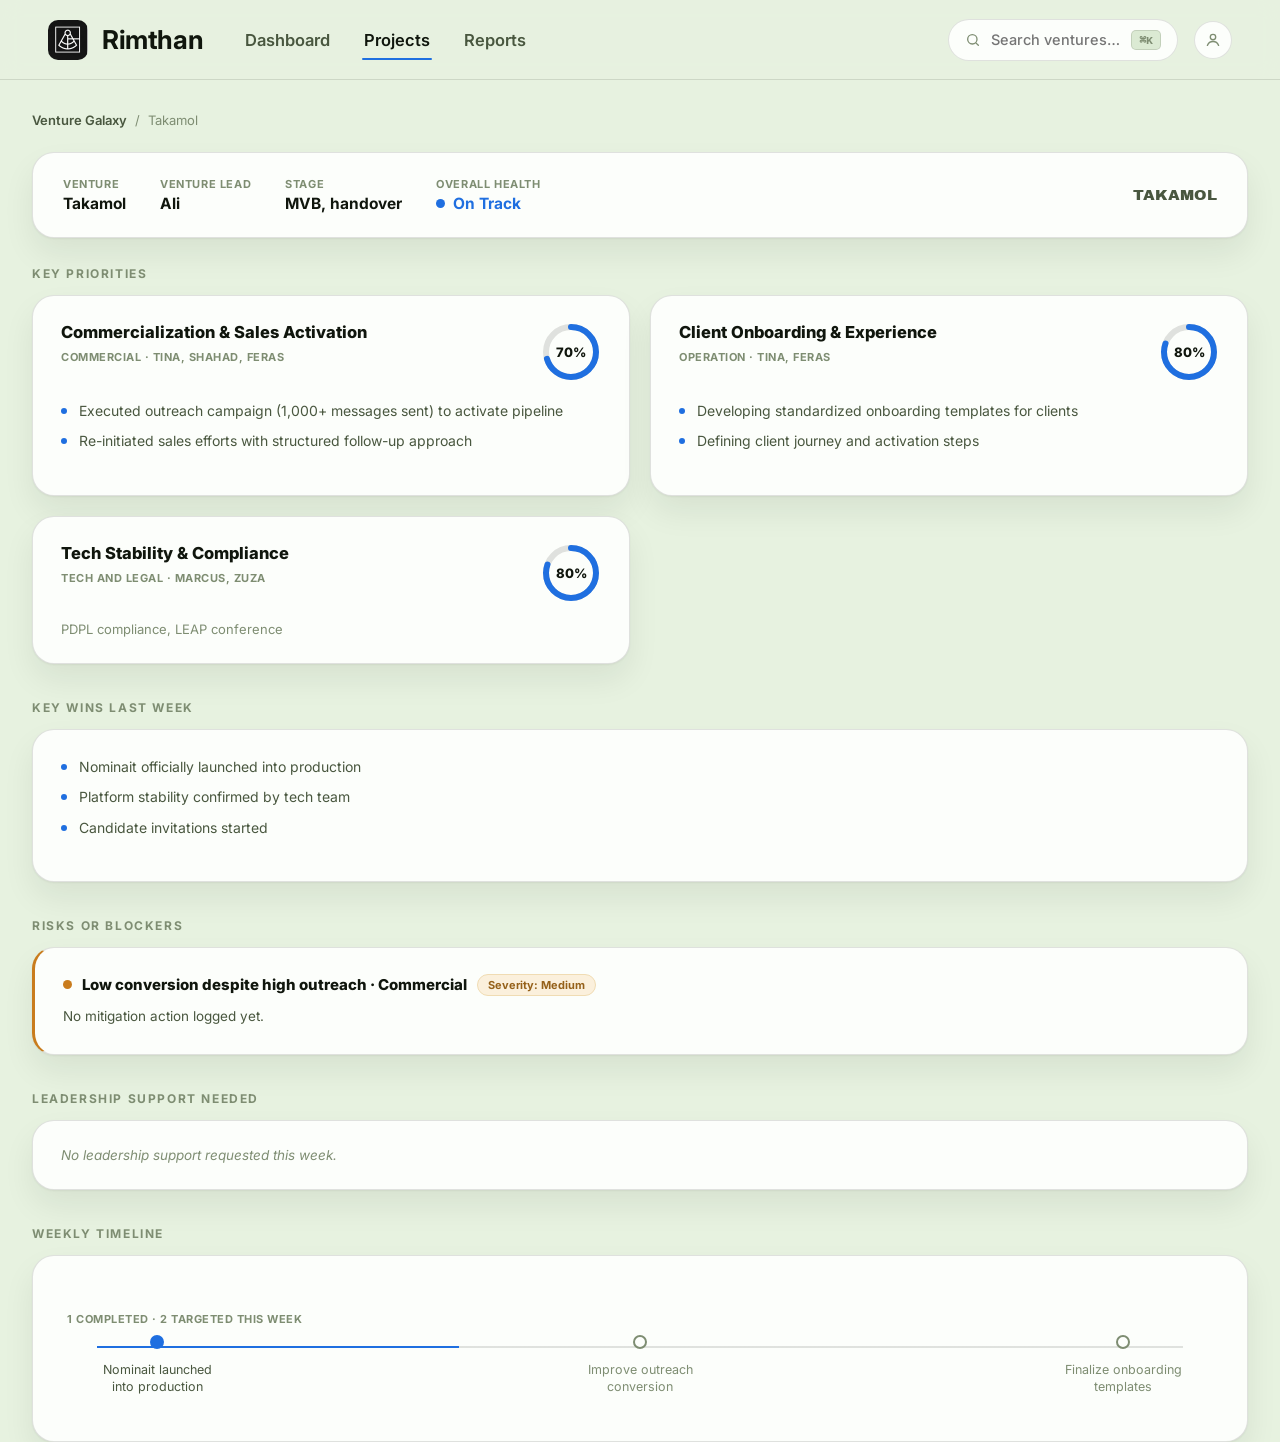
<file: project.html>
<!DOCTYPE html>
<html lang="en">
<head>
<meta charset="UTF-8">
<meta name="viewport" content="width=device-width, initial-scale=1.0">
<title>Weekly Stand-up · Rimthan</title>
<link rel="stylesheet" href="style.css">
<link rel="preconnect" href="https://fonts.googleapis.com">
<link href="https://fonts.googleapis.com/css2?family=Archivo+Black&family=Inter:wght@400;500;600;700;800&family=IBM+Plex+Mono:wght@400;500&display=swap" rel="stylesheet">
</head>
<body class="map-page">

  <!-- ================= HEADER (shared) ================= -->
  <header class="header">
    <a href="index.html" class="brand">
      <span class="brand-mark"></span>
      <span class="brand-word">Rimthan</span>
    </a>
    <nav>
      <a href="index.html">Dashboard</a>
      <a href="#" class="active">Projects</a>
      <a href="#">Reports</a>
    </nav>
    <div class="header-right">
      <div class="search-pill">
        <svg viewBox="0 0 24 24" fill="none" xmlns="http://www.w3.org/2000/svg"><circle cx="11" cy="11" r="7" stroke-width="2"/><path d="M20 20L16.65 16.65" stroke-width="2" stroke-linecap="round"/></svg>
        <input type="text" id="headerSearch" placeholder="Search ventures…" autocomplete="off" style="border:none;outline:none;background:transparent;font:inherit;color:var(--ink);width:130px;">
        <kbd>⌘K</kbd>
      </div>
      <div class="profile">
        <svg viewBox="0 0 24 24" fill="none" xmlns="http://www.w3.org/2000/svg"><circle cx="12" cy="8" r="3.6" stroke-width="1.8"/><path d="M4.5 19.2C5.8 15.9 8.6 14 12 14C15.4 14 18.2 15.9 19.5 19.2" stroke-width="1.8" stroke-linecap="round"/></svg>
      </div>
    </div>
  </header>

  <main>
    <div class="breadcrumb">
      <a href="index.html">Venture Galaxy</a><span>/</span><span id="crumbName">Loading…</span>
    </div>

    <!-- header strip: Venture / Venture Lead / Stage / Overall Health -->
    <div class="venture-strip" id="ventureStrip"></div>

    <!-- everything below is filled in by project.js, or replaced with
         an empty state if this venture has no update generated yet -->
    <div id="updateBody"></div>
  </main>

  <script src="data.js"></script>
  <script src="project.js"></script>
</body>
</html>
</file>
<file: style.css>
/* =====================================================================
   RIMTHAN VENTURE GALAXY — DESIGN TOKENS (v3: editorial / light green)
   Bold poster typography, hand-drawn accents, giant numbered accordion,
   light green field. Health-status colors are kept deliberately
   distinct from the background green so status never gets lost in it.
   ===================================================================== */
:root{
  /* --- surfaces --- */
  --bg:       #E7F2E0;
  --bg-deep:  #DBEAD3;
  --card:     #FCFEFB;
  --hairline: rgba(16,22,13,0.12);

  /* --- text --- */
  --ink:      #10160D;
  --ink-soft: #49573F;
  --ink-faint:#7E8D72;

  /* --- brand accents --- */
  --lime:     #C8E24E;
  --lime-deep:#8FAF2E;
  --glow-blue:#4C8DF0;
  --glow-cyan:#57D3DE;

  /* --- health status: intentionally NOT green-on-green --- */
  --on-track:  #1F6FE0;
  --at-risk:   #C97C1D;
  --off-track: #C43D3D;

  /* --- shape --- */
  --radius-xl: 32px;
  --radius-lg: 22px;
  --radius-md: 15px;
  --radius-sm: 9px;
  --shadow-card: 0 1px 2px rgba(16,22,13,0.05), 0 16px 32px rgba(16,22,13,0.07);
}

*{margin:0;padding:0;box-sizing:border-box;}
html{scroll-behavior:smooth;}
body{
  font-family:'Inter',sans-serif;
  background:var(--bg);
  color:var(--ink);
  min-height:100vh;
}
a{color:inherit;}
ul{list-style:none;}
::-webkit-scrollbar{width:8px;}
::-webkit-scrollbar-thumb{background:#C3D4BA;border-radius:20px;}
::-webkit-scrollbar-track{background:transparent;}
@media (prefers-reduced-motion: reduce){
  *{animation-duration:0.001ms !important; animation-iteration-count:1 !important; transition-duration:0.001ms !important;}
}

.display{font-family:'Archivo Black',sans-serif;}

/* =====================================================================
   HEADER
   ===================================================================== */
.header{
  position:sticky;
  top:0; left:0; width:100%;
  height:80px;
  display:flex;
  align-items:center;
  gap:40px;
  padding:0 48px;
  background:rgba(231,242,224,0.86);
  backdrop-filter:blur(10px);
  -webkit-backdrop-filter:blur(10px);
  border-bottom:1px solid var(--hairline);
  z-index:999;
}
.brand{display:flex;align-items:center;gap:14px;text-decoration:none;}
.brand-mark{
  width:40px;height:40px;border-radius:10px;
  overflow:hidden;flex-shrink:0;
  background-image:url('[data-uri]');
  background-size:auto 100%;
  background-position:left center;
  background-repeat:no-repeat;
  background-color:#0D1210;
}
.brand-word{font-weight:700;font-size:26px;letter-spacing:-0.4px;color:var(--ink);}

.header nav{display:flex;align-items:center;gap:30px;}
.header nav a{
  text-decoration:none;color:var(--ink-soft);font-size:16.5px;font-weight:600;
  padding:10px 2px;position:relative;transition:color .2s ease;
}
.header nav a:hover{color:var(--ink);}
.header nav a.active{color:var(--ink);}
.header nav a.active::after{
  content:"";position:absolute;left:0;right:0;bottom:0;height:2px;border-radius:2px;
  background:var(--on-track);
}

.header-right{margin-left:auto;display:flex;align-items:center;gap:16px;}
.search-pill{
  display:flex;align-items:center;gap:10px;padding:10px 16px;border-radius:999px;
  border:1px solid var(--hairline);color:var(--ink-soft);font-size:14.5px;font-weight:500;cursor:default;
  background:var(--card);
}
.search-pill svg{width:16px;height:16px;flex-shrink:0;stroke:var(--ink-faint);}
.search-pill kbd{
  font-size:11.5px;font-weight:600;padding:2px 7px;border-radius:5px;
  background:var(--bg-deep);border:1px solid var(--hairline);color:var(--ink-faint);
}
.profile{
  width:38px;height:38px;border-radius:50%;background:var(--card);border:1px solid var(--hairline);
  display:flex;align-items:center;justify-content:center;color:var(--ink-faint);cursor:pointer;flex-shrink:0;
}
.profile svg{width:18px;height:18px;stroke:var(--ink-faint);}

/* =====================================================================
   POSTER HERO — bold headline, glow word, hand-drawn scribble circle
   ===================================================================== */
main{max-width:1280px;margin:0 auto;padding:0 32px;}
.poster-hero{padding:64px 0 40px;position:relative;}
.poster-eyebrow{
  display:flex;align-items:center;gap:10px;font-size:12.5px;font-weight:700;
  letter-spacing:2px;text-transform:uppercase;color:var(--ink-faint);margin-bottom:22px;
}
.poster-eyebrow::before{content:"";width:20px;height:1px;background:var(--ink-faint);}
.poster-hero h1{
  font-family:'Archivo Black',sans-serif;
  font-size:clamp(38px,6.4vw,84px);
  line-height:0.98;
  letter-spacing:-1px;
  text-transform:uppercase;
  max-width:15ch;
}
.poster-hero .word-wrap{position:relative;display:inline-block;}
.poster-hero .glow-word{position:relative;display:inline-block;}
.poster-hero .glow-word::before{
  content:"";position:absolute;left:-14%;right:-14%;top:-40%;bottom:-40%;
  background:radial-gradient(closest-side, rgba(76,141,240,0.45), transparent 72%);
  z-index:-1;filter:blur(2px);
}
.scribble-circle{
  position:absolute;pointer-events:none;
  stroke:var(--lime-deep);stroke-width:3;fill:none;
}
.poster-hero .lede{
  margin-top:26px;
  font-size:17px;color:var(--ink-soft);max-width:56ch;line-height:1.6;
}
.poster-hero .btn-row{display:flex;gap:14px;margin-top:32px;flex-wrap:wrap;}
.btn-dark{
  display:inline-flex;align-items:center;gap:10px;padding:14px 24px;border-radius:999px;
  background:var(--ink);color:var(--bg);font-weight:700;font-size:14.5px;text-decoration:none;transition:.2s;
}
.btn-dark:hover{transform:translateY(-1px);}
.btn-line{
  display:inline-flex;align-items:center;gap:10px;padding:14px 24px;border-radius:999px;
  border:1.5px solid var(--ink);color:var(--ink);font-weight:700;font-size:14.5px;text-decoration:none;transition:.2s;
}
.btn-line:hover{background:rgba(16,22,13,0.05);}

/* =====================================================================
   TOOLBAR + VENTURE GRID (scales to any number of ventures)
   ===================================================================== */
.toolbar{display:flex;align-items:center;gap:14px;flex-wrap:wrap;margin:44px 0 22px;}
.search-input-wrap{position:relative;flex:1;min-width:220px;max-width:360px;}
.search-input-wrap svg{position:absolute;left:15px;top:50%;transform:translateY(-50%);width:16px;height:16px;stroke:var(--ink-faint);pointer-events:none;}
.search-input{
  width:100%;padding:12px 16px 12px 42px;border-radius:999px;
  border:1px solid var(--hairline);background:var(--card);color:var(--ink);
  font-size:14px;font-family:inherit;outline:none;transition:.2s;
}
.search-input::placeholder{color:var(--ink-faint);}
.search-input:focus{border-color:var(--on-track);}

.filter-pills{display:flex;gap:8px;flex-wrap:wrap;}
.filter-pill{
  padding:10px 17px;border-radius:999px;border:1px solid var(--hairline);background:var(--card);
  color:var(--ink-soft);font-size:13.5px;font-weight:600;font-family:inherit;cursor:pointer;transition:.2s;
  display:flex;align-items:center;gap:7px;
}
.filter-pill .dot{width:7px;height:7px;border-radius:50%;background:currentColor;}
.filter-pill:hover{border-color:var(--ink-faint);}
.filter-pill.active{background:var(--ink);color:var(--bg);border-color:var(--ink);}

.result-count{font-size:13px;color:var(--ink-faint);margin-left:auto;}

.venture-grid{
  display:grid;grid-template-columns:repeat(auto-fill, minmax(230px, 1fr));gap:14px;
  max-height:560px;overflow-y:auto;padding:4px 4px 4px 0;
  margin-bottom:60px;
}
.venture-card{
  display:block;text-decoration:none;padding:20px 22px;border-radius:var(--radius-md);
  background:var(--card);border:1px solid var(--hairline);box-shadow:var(--shadow-card);transition:.2s;
}
.venture-card:hover{transform:translateY(-2px);border-color:var(--ink-faint);}
.venture-card.archived{opacity:0.72;}
.venture-card.archived:hover{opacity:1;}
.vc-completed-badge{
  font-size:10px;font-weight:700;letter-spacing:0.3px;color:var(--ink-faint);
  white-space:nowrap;flex-shrink:0;
}
.venture-card .vc-top{display:flex;align-items:center;justify-content:space-between;gap:10px;margin-bottom:6px;}
.venture-card .vc-name{font-size:15.5px;font-weight:800;color:var(--ink);}
.venture-card .vc-health-dot{width:8px;height:8px;border-radius:50%;background:currentColor;flex-shrink:0;}
.venture-card .vc-tagline{font-size:12px;color:var(--ink-soft);margin-bottom:14px;line-height:1.4;}
.venture-card .vc-stats{display:flex;gap:14px;font-size:11.5px;color:var(--ink-faint);}
.venture-card .vc-stats b{color:var(--ink);font-weight:700;}
.no-results{color:var(--ink-faint);font-size:14px;padding:30px 4px;grid-column:1 / -1;text-align:center;}



/* =====================================================================
   NUMBERED ACCORDION — "How we build ventures"
   ===================================================================== */
.section-heading{
  font-family:'Archivo Black',sans-serif;
  font-size:clamp(24px,3vw,34px);
  text-transform:uppercase;
  letter-spacing:-0.5px;
  margin-bottom:8px;
}
.section-sub{color:var(--ink-soft);font-size:15px;max-width:60ch;margin-bottom:36px;line-height:1.6;}

.accordion{border-top:1px solid var(--hairline);}
.acc-row{border-bottom:1px solid var(--hairline);padding:26px 0;cursor:pointer;}
.acc-row-top{display:grid;grid-template-columns:auto 1fr auto;align-items:center;gap:28px;}
.acc-num{
  font-family:'Archivo Black',sans-serif;
  font-size:clamp(56px,9vw,120px);
  line-height:0.8;
  color:var(--ink);
  opacity:0.14;
  transition:opacity .25s ease;
  user-select:none;
}
.acc-row.open .acc-num{opacity:1;color:var(--on-track);}
.acc-title{font-size:19px;font-weight:800;letter-spacing:-0.2px;}
.acc-toggle{
  width:34px;height:34px;border-radius:50%;border:1.5px solid var(--ink);
  display:flex;align-items:center;justify-content:center;flex-shrink:0;transition:.2s;
}
.acc-toggle svg{width:14px;height:14px;stroke:var(--ink);transition:transform .25s ease;}
.acc-row.open .acc-toggle svg{transform:rotate(45deg);}
.acc-body{
  max-height:0;overflow:hidden;transition:max-height .3s ease;
  padding-left:calc(clamp(56px,9vw,120px) + 28px);
}
.acc-row.open .acc-body{max-height:220px;}
.acc-body p{color:var(--ink-soft);font-size:14.5px;line-height:1.65;max-width:60ch;padding-top:10px;padding-bottom:6px;}

/* =====================================================================
   BIG CTA BANNER
   ===================================================================== */
.cta-banner{
  padding:90px 0 70px;text-align:center;position:relative;
}
.cta-banner h2{
  font-family:'Archivo Black',sans-serif;
  font-size:clamp(40px,7vw,88px);
  text-transform:uppercase;
  letter-spacing:-1px;
  display:inline-flex;align-items:center;gap:18px;
}
.cta-banner h2 svg{width:0.7em;height:0.7em;stroke:var(--ink);flex-shrink:0;}
.cta-banner-wrap{position:relative;display:inline-block;}

/* =====================================================================
   FOOTER
   ===================================================================== */
.site-footer{
  background:var(--bg-deep);
  border-top:1px solid var(--hairline);
  padding:50px 32px 34px;
  margin-top:20px;
}
.footer-inner{max-width:1280px;margin:0 auto;display:flex;justify-content:space-between;gap:32px;flex-wrap:wrap;}
.footer-col h5{font-size:11px;letter-spacing:1px;text-transform:uppercase;color:var(--ink-faint);margin-bottom:14px;}
.footer-col a{display:block;font-size:14px;color:var(--ink-soft);text-decoration:none;margin-bottom:9px;}
.footer-col a:hover{color:var(--ink);}
.footer-bottom{
  max-width:1280px;margin:34px auto 0;padding-top:24px;border-top:1px solid var(--hairline);
  display:flex;justify-content:space-between;gap:16px;flex-wrap:wrap;
  font-size:12.5px;color:var(--ink-faint);
}

/* =====================================================================
   PAGE 2 — PROJECT / VENTURE WEEKLY STAND-UP
   ===================================================================== */
.section-label{
  font-size:12px;font-weight:700;letter-spacing:1.6px;text-transform:uppercase;
  color:var(--ink-faint);margin:36px 0 14px;
}
.section-label:first-child{margin-top:0;}
.breadcrumb{font-size:13px;color:var(--ink-faint);display:flex;align-items:center;gap:8px;margin:32px 0 0;}
.breadcrumb a{text-decoration:none;color:var(--ink-soft);font-weight:600;}
.breadcrumb a:hover{color:var(--ink);}

.venture-strip{
  display:flex;flex-wrap:wrap;align-items:center;gap:34px;padding:24px 30px;border-radius:var(--radius-lg);
  background:var(--card);border:1px solid var(--hairline);box-shadow:var(--shadow-card);margin:24px 0 28px;
}
.strip-item{display:flex;flex-direction:column;gap:3px;}
.strip-item .k{font-size:11px;font-weight:700;letter-spacing:0.6px;text-transform:uppercase;color:var(--ink-faint);}
.strip-item .v{font-size:15.5px;font-weight:700;color:var(--ink);}
.strip-item .v.health{display:flex;align-items:center;gap:8px;}
.strip-logo{margin-left:auto;font-family:'Archivo Black',sans-serif;font-size:15px;color:var(--ink-soft);text-transform:uppercase;}

.card-grid{display:grid;grid-template-columns:1fr 1fr;gap:20px;margin-bottom:20px;}
.card{background:var(--card);border:1px solid var(--hairline);border-radius:var(--radius-lg);padding:26px 28px;box-shadow:var(--shadow-card);}
.card-full{grid-column:1 / -1;}
.card-head{display:flex;align-items:flex-start;justify-content:space-between;gap:14px;margin-bottom:18px;}
.card-head h3{font-size:16.5px;font-weight:800;margin-bottom:3px;}
.card-head small{font-size:11px;font-weight:700;letter-spacing:0.5px;text-transform:uppercase;color:var(--ink-faint);}

.meter{position:relative;width:60px;height:60px;flex-shrink:0;}
.meter svg{transform:rotate(-90deg);width:100%;height:100%;}
.meter circle{fill:none;stroke-width:6;}
.meter .track{stroke:var(--hairline);}
.meter .value{stroke:var(--on-track);stroke-linecap:round;transition:stroke-dashoffset 1s ease;}
.meter-label{position:absolute;inset:0;display:flex;align-items:center;justify-content:center;font-size:13px;font-weight:800;}

.bullet-list{margin-bottom:16px;}
.bullet-list li{position:relative;padding-left:18px;font-size:14px;color:var(--ink-soft);line-height:1.6;margin-bottom:8px;}
.bullet-list li::before{content:"";position:absolute;left:0;top:8px;width:6px;height:6px;border-radius:50%;background:var(--on-track);}
.bullet-list li strong{color:var(--ink);}

.next-step{
  display:inline-flex;align-items:center;gap:8px;padding:9px 16px;border-radius:999px;
  background:#E9F1FB;border:1px solid #C9DDF5;color:#1E4E9E;font-size:13px;font-weight:700;text-decoration:none;
}
.next-step::after{content:"→";}

.risk-card{border-left:3px solid var(--at-risk);margin-bottom:16px;}
.risk-card:last-child{margin-bottom:0;}
.risk-head{display:flex;align-items:center;gap:10px;margin-bottom:10px;flex-wrap:wrap;}
.led{width:9px;height:9px;border-radius:50%;background:currentColor;}
.risk-card h4{font-size:15px;font-weight:800;}
.risk-card p{color:var(--ink-soft);font-size:13.5px;line-height:1.6;}
.severity-tag{font-size:11px;font-weight:700;padding:3px 10px;border-radius:999px;background:#FBF0DC;color:#95611A;border:1px solid #F0DCB3;}

.support-card{border-left:3px solid var(--on-track);margin-bottom:16px;}
.support-card:last-child{margin-bottom:0;}
.support-row{display:flex;align-items:center;justify-content:space-between;gap:20px;flex-wrap:wrap;}
.support-row p{color:var(--ink-soft);font-size:13.5px;line-height:1.6;max-width:60ch;}
.support-row p strong{color:var(--ink);}
.support-btn{padding:11px 18px;border-radius:999px;background:var(--ink);color:var(--bg);font-weight:700;font-size:13px;border:none;cursor:pointer;white-space:nowrap;transition:.2s;}
.support-btn:hover{opacity:0.85;}

.empty-list{color:var(--ink-faint);font-size:13.5px;font-style:italic;}

.timeline-wrap{padding:30px 6px 6px;}
.tl-tag{font-size:11px;font-weight:700;letter-spacing:0.5px;text-transform:uppercase;color:var(--ink-faint);margin-bottom:20px;display:block;}
.timeline-track{position:relative;height:2px;margin:0 30px;background:var(--hairline);}
.timeline-points{display:flex;justify-content:space-between;margin:0 30px;position:relative;top:-13px;}
.tl-point{display:flex;flex-direction:column;align-items:center;width:120px;text-align:center;}
.tl-dot{width:14px;height:14px;border-radius:50%;border:2px solid var(--on-track);background:var(--on-track);margin-bottom:12px;}
.tl-point.pending .tl-dot{background:var(--card);border-color:var(--ink-faint);}
.tl-point span{font-size:12.5px;color:var(--ink-soft);line-height:1.4;}
.tl-point.pending span{color:var(--ink-faint);}

.empty-state{text-align:center;padding:64px 30px;}
.empty-state h3{font-size:19px;font-weight:800;margin-bottom:10px;}
.empty-state p{color:var(--ink-soft);font-size:14px;}

/* =====================================================================
   RESPONSIVE
   ===================================================================== */
@media (max-width:960px){
  .header nav{display:none;}
  .card-grid{grid-template-columns:1fr;}
  .timeline-track,.timeline-points{margin:0 10px;}
  .tl-point{width:auto;flex:1;}
  .acc-row-top{grid-template-columns:auto 1fr auto;gap:14px;}
  .acc-body{padding-left:0;}
}
@media (max-width:640px){
  .header{padding:0 20px;}
  main{padding:0 18px;}
  .venture-strip{gap:20px;}
  .strip-logo{margin-left:0;}
  .support-row{flex-direction:column;align-items:flex-start;}
  .footer-inner{flex-direction:column;gap:24px;}
}
</file>
